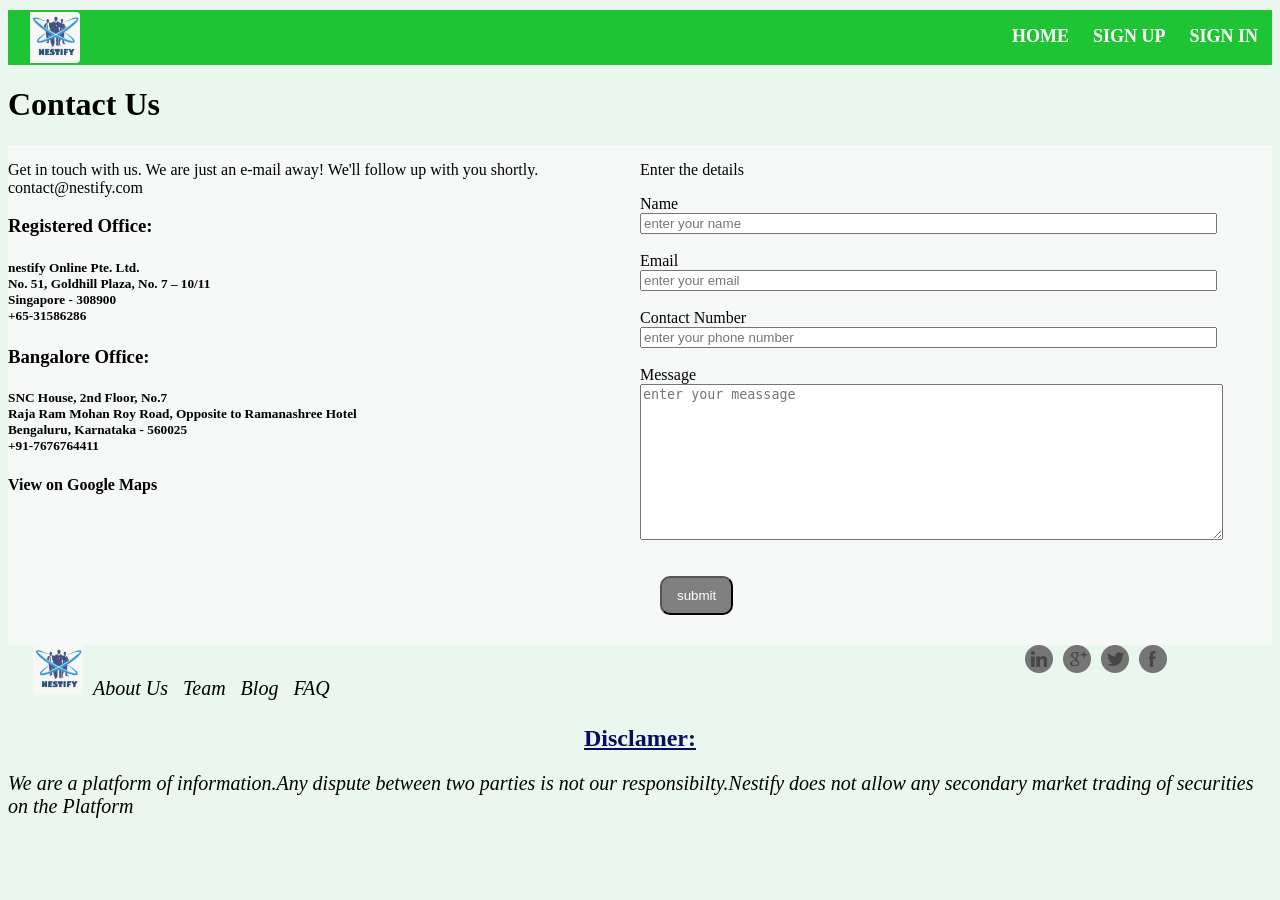
<file: contact.html>
<html>
<head>
  <style>
  .header{
  	position: relative;
  	margin-top: 10px;
  	background-color: #1fc435;
   padding: 2px;
   overflow: hidden;
    color: white;
   font-size: 25px;
   font-weight: bold;
  }
  .header a {
    float: left;
    color: white;
    text-align: center;
    padding: 12px;
    text-decoration: none;
    font-size: 18px;
    line-height: 25px;
  }

  /* Change the background color on mouse-over */
  .header a:hover {
    background-color: #ddd;
    color: black;
  }


  /* Style the active/current link*/
  .header a.active {
    background-color: dodgerblue;
    color: white;
  }

  /* Float the link section to the right */
  .header-right {
    float: right;
  }

  .header img {
     /* Gray border */
      border-radius: 4px;  /* Rounded border */
   padding-left:20px;/* Some padding */
      width: 50px; /* Set a small width */
  }

  /* Add a hover effect (blue shadow) */
  .header img:hover {
      box-shadow: 0 0 2px 1px rgba(0, 140, 186, 0.5);
  }

  .column1{
    width:50%;
    height:500px;
    float:left;
    background-color: #f7f9f9 ;
  }

  .column2{
    width:50%;
    float:left;
    background-color: #f7f9f9 ;
    height:500px;
    border: 2px;
    border-color: black;
    border-width: thick;
  }

  button{
    background-color: grey; /* Green */
    color: white;
    height:35px;
    height: auto;
    padding: 10px 15px;
    text-align: center;
    display: inline-block;
    border-radius: 10px;
    transition-duration: 0.4s;
    margin-left: 20px;
  }
  footer a{
 	text-align: center;
 	text-decoration: none;
 	padding: 5px;
 	color: #000004;
 }
 footer h2
 {
 	color: #070e5f;
 	text-decoration: underline;
 	text-align:center;
 }
 footer p
 {
 	font-size:20px;
 	font-style: oblique;
 }
 .header1 img {
    /* Gray border */
     border-radius: 4px;  /* Rounded border */
  padding-left:20px;/* Some padding */
     width: 50px; /* Set a small width */
 }

 /* Add a hover effect (blue shadow) */
 .header1 img:hover {
     box-shadow: 0 0 2px 1px rgba(0, 140, 186, 0.5);
 }
  </style>
  <title>Nestify</title>
  <link rel="icon" href="logo.png">
</head>
<body bgcolor= #e9f7ef >
<div class="header">
 <i style="font-size:24px" ><img src="logo.png"></i>
  <div class="header-right">
    <a href="main.html">HOME</a>
    <a href="form.html">SIGN UP</a>
    <a href="login.html">SIGN IN</a>
  </div>
</div>
<div class="contact">
  <h1>Contact Us</h1>
  <div class="column1">
  <p>Get in touch with us. We are just an e-mail away!
  We'll follow up with you shortly.<br>
  contact@nestify.com</p>
    <h3>Registered Office:</h3>
        <h5>nestify Online Pte. Ltd.<br>
        No. 51, Goldhill Plaza, No. 7 – 10/11<br>
        Singapore - 308900<br>
        +65-31586286</h5>
   <h3>  Bangalore Office:</h3>
      <h5>SNC House, 2nd Floor, No.7<br>
      Raja Ram Mohan Roy Road, Opposite to Ramanashree Hotel<br>
      Bengaluru, Karnataka - 560025<br>
      +91-7676764411</h5>
    <h4>View on Google Maps</h4>
  </div>
  <div class="column2">
      <p>Enter the details</p>
      <table>
      <tr>
      <tr><label>Name</label></tr><br>
      <tr><input type="text" placeholder="enter your name" size="70%"></tr>
      </tr>
      <tr><br><br>
      <tr><label>Email</label></tr><br>
      <tr><input type="text" placeholder="enter your email" size="70%"required></tr>
      </tr>
      <tr><br><br>
      <tr><label>Contact Number</label></tr><br>
      <tr><input type="text" placeholder="enter your phone number" size="70%"></tr>
     </tr>
     <tr><br><br>
       <tr><label>Message</label></tr><br>
       <tr><textarea rows="10" cols="70" placeholder="enter your meassage"></textarea></tr>
     </tr>
     <br><br><br>
     <button type="submit">submit</button>
    </table>
  </div>
</div>
<br><br><br>
<footer style="background-color:lightgrey; height: 200px;">
    <div style="text-align:left; margin-top: 20px;">
            <p style="margin-top: 50px;padding: 5px;">
              <i style="font-size:24px" class="header1"><img src="logo.png"></i>
              <a href="https://www.flipkart.com">About Us</a>
              <a href="https://www.amazon.in" >Team</a>
              <a href="https://youtube.com" >Blog</a>
              <a href="https://w3schools.com" >FAQ</a>

              <img src="Spics/fa.png" style="float: right;margin-right: 100px;">
              <img src="Spics/tw.png" style="float: right; margin-right: 10px;">
              <img src="Spics/go.png" style="float: right;margin-right: 10px;">
              <img src="Spics/in.png" style="margin-right: 10px; float: right;">
            </p>
       </div>
    <h2>Disclamer:</h2>
    <p>We are a platform of information.Any dispute between two parties is not our responsibilty.Nestify does not allow any
    secondary market trading of securities on the Platform </p>
</footer>
</body>
</html>
</file>
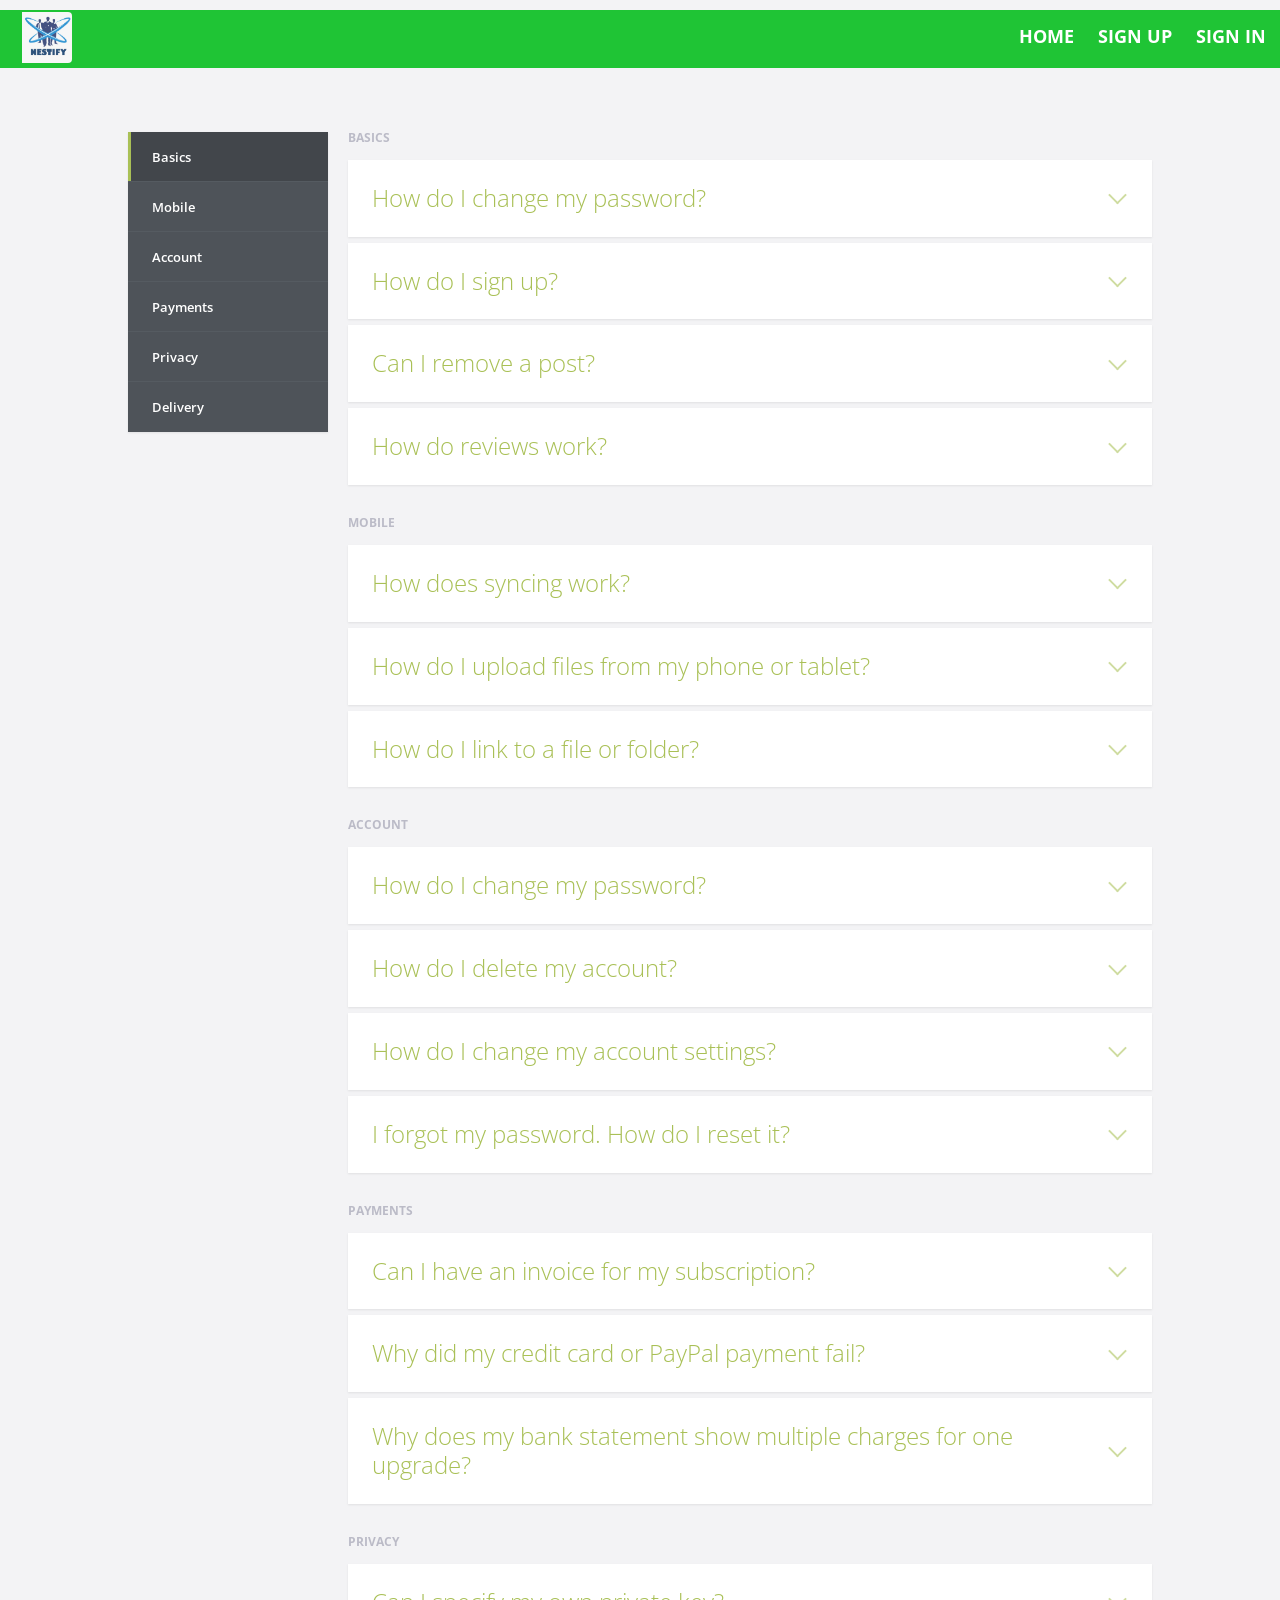
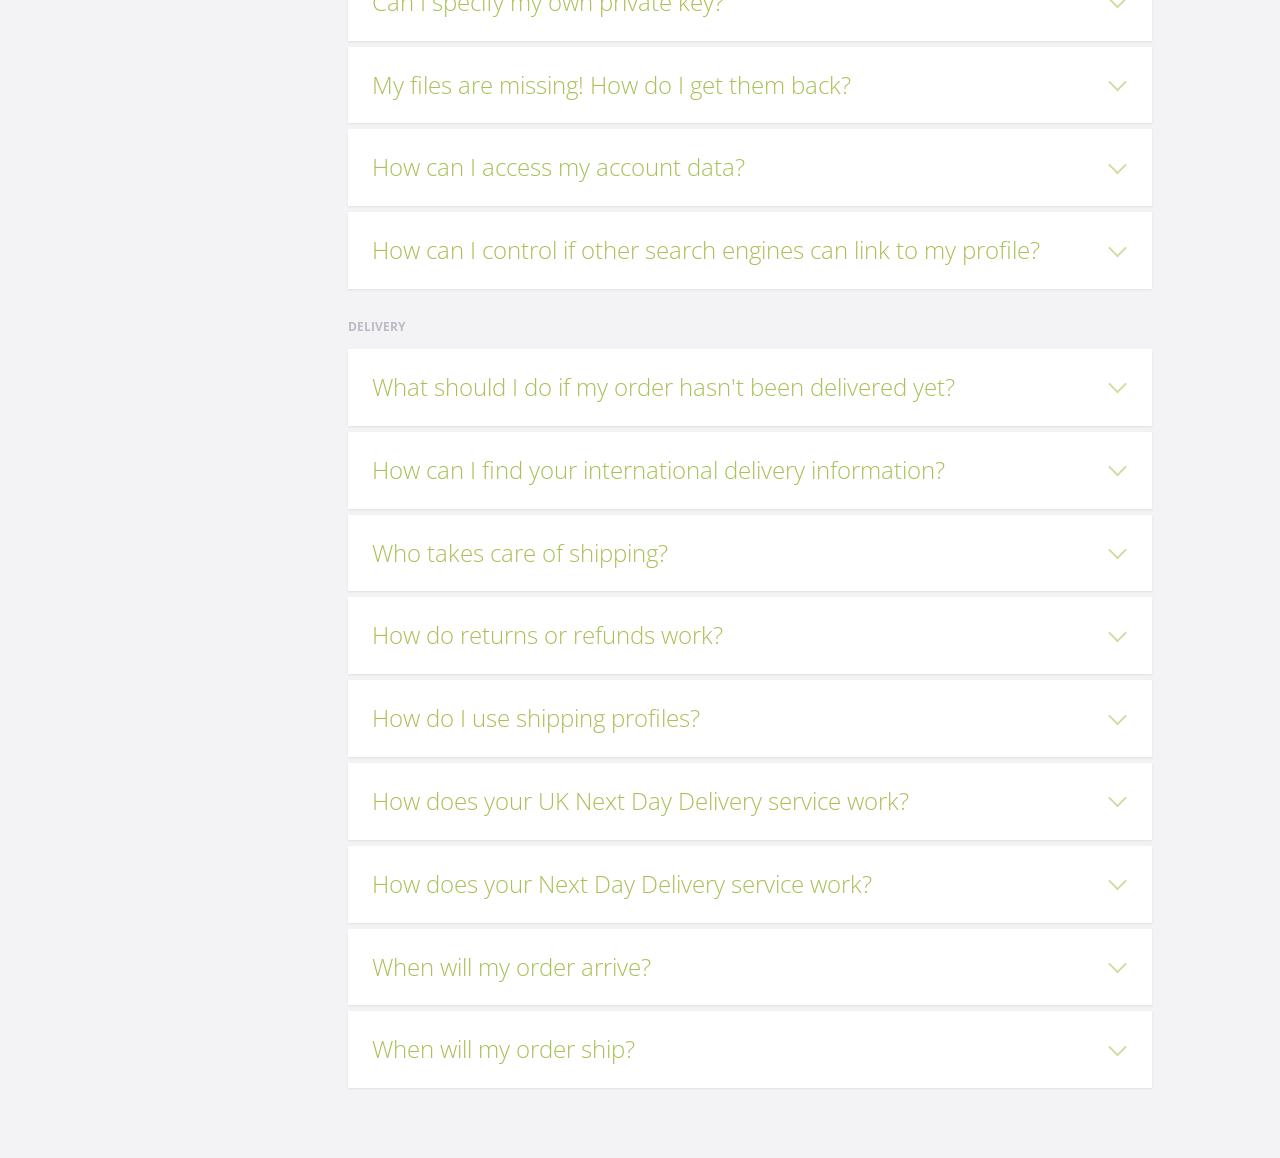
<file: FAQ.html>
<!doctype html>
<html lang="en" class="no-js">
<head>
	<meta charset="UTF-8">
	<meta name="viewport" content="width=device-width, initial-scale=1">

	<link href='http://fonts.googleapis.com/css?family=Open+Sans:400,300,600,700' rel='stylesheet' type='text/css'>

	<link rel="stylesheet" href="css/reset.css"> <!-- CSS reset -->
	<link rel="stylesheet" href="css/style.css"> <!-- Resource style -->
	<script src="js/modernizr.js"></script> <!-- Modernizr -->
	<title>FAQ Template | CodyHouse</title>
</head>
<body>
<div class="header">
 <i style="font-size:24px" ><img src="logo.png"></i>
	<!--<img src="2.jpg" width="100%" height="600px"  >-->
	<!--<div class="bottomleft">-->
	<div class="header-right">
		<a href="main.html">HOME</a>
		<a href="form.html">SIGN UP</a>
		<a href="login.html">SIGN IN</a>
	</div>
</div>
<section class="cd-faq">
	<ul class="cd-faq-categories">
		<li><a class="selected" href="#basics">Basics</a></li>
		<li><a href="#mobile">Mobile</a></li>
		<li><a href="#account">Account</a></li>
		<li><a href="#payments">Payments</a></li>
		<li><a href="#privacy">Privacy</a></li>
		<li><a href="#delivery">Delivery</a></li>
	</ul> <!-- cd-faq-categories -->

	<div class="cd-faq-items">
		<ul id="basics" class="cd-faq-group">
			<li class="cd-faq-title"><h2>Basics</h2></li>
			<li>
				<a class="cd-faq-trigger" href="#0">How do I change my password?</a>
				<div class="cd-faq-content">
					<p>Lorem ipsum dolor sit amet, consectetur adipisicing elit. Quae quidem blanditiis delectus corporis, possimus officia sint sequi ex tenetur id impedit est pariatur iure animi non a ratione reiciendis nihil sed consequatur atque repellendus fugit perspiciatis rerum et. Dolorum consequuntur fugit deleniti, soluta fuga nobis. Ducimus blanditiis velit sit iste delectus obcaecati debitis omnis, assumenda accusamus cumque perferendis eos aut quidem! Aut, totam rerum, cupiditate quae aperiam voluptas rem inventore quas, ex maxime culpa nam soluta labore at amet nihil laborum? Explicabo numquam, sit fugit, voluptatem autem atque quis quam voluptate fugiat earum rem hic, reprehenderit quaerat tempore at. Aperiam.</p>
				</div> <!-- cd-faq-content -->
			</li>

			<li>
				<a class="cd-faq-trigger" href="#0">How do I sign up?</a>
				<div class="cd-faq-content">
					<p>Lorem ipsum dolor sit amet, consectetur adipisicing elit. Quasi cupiditate et laudantium esse adipisci consequatur modi possimus accusantium vero atque excepturi nobis in doloremque repudiandae soluta non minus dolore voluptatem enim reiciendis officia voluptates, fuga ullam? Voluptas reiciendis cumque molestiae unde numquam similique quas doloremque non, perferendis doloribus necessitatibus itaque dolorem quam officia atque perspiciatis dolore laudantium dolor voluptatem eligendi? Aliquam nulla unde voluptatum molestiae, eos fugit ullam, consequuntur, saepe voluptas quaerat deleniti. Repellendus magni sint temporibus, accusantium rem commodi?</p>
				</div> <!-- cd-faq-content -->
			</li>

			<li>
				<a class="cd-faq-trigger" href="#0">Can I remove a post?</a>
				<div class="cd-faq-content">
					<p>Lorem ipsum dolor sit amet, consectetur adipisicing elit. Blanditiis provident officiis, reprehenderit numquam. Praesentium veritatis eos tenetur magni debitis inventore fugit, magnam, reiciendis, saepe obcaecati ex vero quaerat distinctio velit.</p>
				</div> <!-- cd-faq-content -->
			</li>

			<li>
				<a class="cd-faq-trigger" href="#0">How do reviews work?</a>
				<div class="cd-faq-content">
					<p>Lorem ipsum dolor sit amet, consectetur adipisicing elit. Blanditiis provident officiis, reprehenderit numquam. Praesentium veritatis eos tenetur magni debitis inventore fugit, magnam, reiciendis, saepe obcaecati ex vero quaerat distinctio velit.</p>
				</div> <!-- cd-faq-content -->
			</li>
		</ul> <!-- cd-faq-group -->

		<ul id="mobile" class="cd-faq-group">
			<li class="cd-faq-title"><h2>Mobile</h2></li>
			<li>
				<a class="cd-faq-trigger" href="#0">How does syncing work?</a>
				<div class="cd-faq-content">
					<p>Lorem ipsum dolor sit amet, consectetur adipisicing elit. Impedit quidem delectus rerum eligendi mollitia, repudiandae quae beatae. Et repellat quam atque corrupti iusto architecto impedit explicabo repudiandae qui similique aut iure ipsum quis inventore nulla error aliquid alias quia dolorem dolore, odio excepturi veniam odit veritatis. Quo iure magnam, et cum. Laudantium, eaque non? Tempore nihil corporis cumque dolor ipsum accusamus sapiente aliquid quis ea assumenda deserunt praesentium voluptatibus, accusantium a mollitia necessitatibus nostrum voluptatem numquam modi ab, sint rem.</p>
				</div> <!-- cd-faq-content -->
			</li>

			<li>
				<a class="cd-faq-trigger" href="#0">How do I upload files from my phone or tablet?</a>
				<div class="cd-faq-content">
					<p>Lorem ipsum dolor sit amet, consectetur adipisicing elit. Nisi tempore, placeat quisquam rerum! Eligendi fugit dolorum tenetur modi fuga nisi rerum, autem officiis quaerat quos. Magni quia, quo quibusdam odio. Error magni aperiam amet architecto adipisci aspernatur! Officia, quaerat magni architecto nostrum magnam fuga nihil, ipsum laboriosam similique voluptatibus facilis nobis? Eius non asperiores, nesciunt suscipit veniam blanditiis veritatis provident possimus iusto voluptas, eveniet architecto quidem quos molestias, aperiam eum reprehenderit dolores ad deserunt eos amet. Vero molestiae commodi unde dolor dicta maxime alias, velit, nesciunt cum dolorem, ipsam soluta sint suscipit maiores mollitia assumenda ducimus aperiam neque enim! Quas culpa dolorum ipsam? Ipsum voluptatibus numquam natus? Eligendi explicabo eos, perferendis voluptatibus hic sed ipsam rerum maiores officia! Beatae, molestias!</p>
				</div> <!-- cd-faq-content -->
			</li>

			<li>
				<a class="cd-faq-trigger" href="#0">How do I link to a file or folder?</a>
				<div class="cd-faq-content">
					<p>Lorem ipsum dolor sit amet, consectetur adipisicing elit. Blanditiis provident officiis, reprehenderit numquam. Praesentium veritatis eos tenetur magni debitis inventore fugit, magnam, reiciendis, saepe obcaecati ex vero quaerat distinctio velit.</p>
				</div> <!-- cd-faq-content -->
			</li>
		</ul> <!-- cd-faq-group -->

		<ul id="account" class="cd-faq-group">
			<li class="cd-faq-title"><h2>Account</h2></li>
			<li>
				<a class="cd-faq-trigger" href="#0">How do I change my password?</a>
				<div class="cd-faq-content">
					<p>Lorem ipsum dolor sit amet, consectetur adipisicing elit. Perferendis earum autem consectetur labore eius tenetur esse, in temporibus sequi cum voluptatem vitae repellat nostrum odio perspiciatis dolores recusandae necessitatibus, unde, deserunt voluptas possimus veniam magni soluta deleniti! Architecto, quidem, totam. Fugit minus odit unde ea cupiditate ab aperiam sed dolore facere nihil laboriosam dolorum repellat deleniti aliquam fugiat laudantium delectus sint iure odio, necessitatibus rem quisquam! Ipsum praesentium quam nisi sint, impedit sapiente facilis laudantium mollitia quae fugiat similique. Dolor maiores aliquid incidunt commodi doloremque rem! Quaerat, debitis voluptatem vero qui enim, sunt reiciendis tempore inventore maxime quasi fugiat accusamus beatae modi voluptates iste officia esse soluta tempora labore quisquam fuga, cum. Sint nemo iste nulla accusamus quam qui quos, vero, minus id. Eius mollitia consequatur fugit nam consequuntur nesciunt illo id quis reprehenderit obcaecati voluptates corrupti, minus! Possimus, perspiciatis!</p>
				</div> <!-- cd-faq-content -->
			</li>

			<li>
				<a class="cd-faq-trigger" href="#0">How do I delete my account?</a>
				<div class="cd-faq-content">
					<p>Lorem ipsum dolor sit amet, consectetur adipisicing elit. Illo tempore soluta, minus magnam non blanditiis dolore, in nam voluptas nobis minima deserunt deleniti id animi amet, suscipit consequuntur corporis nihil laborum facere temporibus. Qui inventore, doloribus facilis, provident soluta voluptas excepturi perspiciatis fugiat odit vero! Optio assumenda animi at! Assumenda doloremque nemo est sequi eaque, ipsum id, labore rem nisi, amet similique vel autem dolore totam facilis deserunt. Mollitia non ut libero unde accusamus praesentium sint maiores, illo, nemo aliquid?</p>
				</div> <!-- cd-faq-content -->
			</li>

			<li>
				<a class="cd-faq-trigger" href="#0">How do I change my account settings?</a>
				<div class="cd-faq-content">
					<p>Lorem ipsum dolor sit amet, consectetur adipisicing elit. Blanditiis provident officiis, reprehenderit numquam. Praesentium veritatis eos tenetur magni debitis inventore fugit, magnam, reiciendis, saepe obcaecati ex vero quaerat distinctio velit.</p>
				</div> <!-- cd-faq-content -->
			</li>

			<li>
				<a class="cd-faq-trigger" href="#0">I forgot my password. How do I reset it?</a>
				<div class="cd-faq-content">
					<p>Lorem ipsum dolor sit amet, consectetur adipisicing elit. Ipsum at aspernatur iure facere ab a corporis mollitia molestiae quod omnis minima, est labore quidem nobis accusantium ad totam sunt doloremque laudantium impedit similique iste quasi cum! Libero fugit at praesentium vero. Maiores non consequuntur rerum, nemo a qui repellat quibusdam architecto voluptatem? Sequi, possimus, cupiditate autem soluta ipsa rerum officiis cum libero delectus explicabo facilis, odit ullam aperiam reprehenderit! Vero ad non harum veritatis tempore beatae possimus, ex odio quo.</p>
				</div> <!-- cd-faq-content -->
			</li>
		</ul> <!-- cd-faq-group -->

		<ul id="payments" class="cd-faq-group">
			<li class="cd-faq-title"><h2>Payments</h2></li>
			<li>
				<a class="cd-faq-trigger" href="#0">Can I have an invoice for my subscription?</a>
				<div class="cd-faq-content">
					<p>Lorem ipsum dolor sit amet, consectetur adipisicing elit. Impedit quidem delectus rerum eligendi mollitia, repudiandae quae beatae. Et repellat quam atque corrupti iusto architecto impedit explicabo repudiandae qui similique aut iure ipsum quis inventore nulla error aliquid alias quia dolorem dolore, odio excepturi veniam odit veritatis. Quo iure magnam, et cum. Laudantium, eaque non? Tempore nihil corporis cumque dolor ipsum accusamus sapiente aliquid quis ea assumenda deserunt praesentium voluptatibus, accusantium a mollitia necessitatibus nostrum voluptatem numquam modi ab, sint rem.</p>
				</div> <!-- cd-faq-content -->
			</li>

			<li>
				<a class="cd-faq-trigger" href="#0">Why did my credit card or PayPal payment fail?</a>
				<div class="cd-faq-content">
					<p>Lorem ipsum dolor sit amet, consectetur adipisicing elit. Tenetur accusantium dolorem vel, ad, nostrum natus eos, nemo placeat quos nisi architecto rem dolorum amet consectetur molestiae reprehenderit cum harum commodi beatae necessitatibus. Mollitia a nostrum enim earum minima doloribus illum autem, provident vero et, aspernatur quae sunt illo dolorem. Corporis blanditiis, unde, neque, adipisci debitis quas ullam accusantium repudiandae eum nostrum quis! Velit esse harum qui, modi ratione debitis alias laboriosam minus eaque, quod, itaque labore illo totam aut quia fuga nemo. Perferendis ipsa laborum atque assumenda tempore aspernatur a eos harum non id commodi excepturi quaerat ullam, explicabo, incidunt ipsam, accusantium quo magni ut! Ratione, magnam. Delectus nesciunt impedit praesentium sed, aliquam architecto dolores quae, distinctio consectetur obcaecati esse, consequuntur vel sit quis blanditiis possimus dolorum. Eaque architecto doloremque aliquid quae cumque, vitae perferendis enim, iure fugiat, soluta aut!</p>
				</div> <!-- cd-faq-content -->
			</li>

			<li>
				<a class="cd-faq-trigger" href="#0">Why does my bank statement show multiple charges for one upgrade?</a>
				<div class="cd-faq-content">
					<p>Lorem ipsum dolor sit amet, consectetur adipisicing elit. Blanditiis provident officiis, reprehenderit numquam. Praesentium veritatis eos tenetur magni debitis inventore fugit, magnam, reiciendis, saepe obcaecati ex vero quaerat distinctio velit.</p>
				</div> <!-- cd-faq-content -->
			</li>
		</ul> <!-- cd-faq-group -->

		<ul id="privacy" class="cd-faq-group">
			<li class="cd-faq-title"><h2>Privacy</h2></li>
			<li>
				<a class="cd-faq-trigger" href="#0">Can I specify my own private key?</a>
				<div class="cd-faq-content">
					<p>Lorem ipsum dolor sit amet, consectetur adipisicing elit. Impedit quidem delectus rerum eligendi mollitia, repudiandae quae beatae. Et repellat quam atque corrupti iusto architecto impedit explicabo repudiandae qui similique aut iure ipsum quis inventore nulla error aliquid alias quia dolorem dolore, odio excepturi veniam odit veritatis. Quo iure magnam, et cum. Laudantium, eaque non? Tempore nihil corporis cumque dolor ipsum accusamus sapiente aliquid quis ea assumenda deserunt praesentium voluptatibus, accusantium a mollitia necessitatibus nostrum voluptatem numquam modi ab, sint rem.</p>
				</div> <!-- cd-faq-content -->
			</li>

			<li>
				<a class="cd-faq-trigger" href="#0">My files are missing! How do I get them back?</a>
				<div class="cd-faq-content">
					<p>Lorem ipsum dolor sit amet, consectetur adipisicing elit. Blanditiis provident officiis, reprehenderit numquam. Praesentium veritatis eos tenetur magni debitis inventore fugit, magnam, reiciendis, saepe obcaecati ex vero quaerat distinctio velit.</p>
				</div> <!-- cd-faq-content -->
			</li>

			<li>
				<a class="cd-faq-trigger" href="#0">How can I access my account data?</a>
				<div class="cd-faq-content">
					<p>Lorem ipsum dolor sit amet, consectetur adipisicing elit. Possimus magni vero deserunt enim et quia in aliquam, rem tempore voluptas illo nisi veritatis quas quod placeat ipsa! Error qui harum accusamus incidunt at libero ipsum, suscipit dolorum esse explicabo in eius voluptates quidem voluptatem inventore amet eaque deserunt veniam dignissimos excepturi? Dolore, quo amet nostrum autem nemo. Sit nam assumenda, corporis ea sunt distinctio nostrum doloribus alias, beatae nesciunt dolore saepe consequuntur minima eveniet porro dolor officiis maiores ab obcaecati officia enim aliquam. Itaque fuga molestiae hic accusantium atque corporis quia id sequi enim vero? Hic aperiam sint facilis aliquam quia, accusamus tenetur earum totam enim est, error. Iusto, reiciendis necessitatibus molestias. Voluptatibus eos explicabo repellat nesciunt nam vero minima.</p>
				</div> <!-- cd-faq-content -->
			</li>

			<li>
				<a class="cd-faq-trigger" href="#0">How can I control if other search engines can link to my profile?</a>
				<div class="cd-faq-content">
					<p>Lorem ipsum dolor sit amet, consectetur adipisicing elit. Blanditiis provident officiis, reprehenderit numquam. Praesentium veritatis eos tenetur magni debitis inventore fugit, magnam, reiciendis, saepe obcaecati ex vero quaerat distinctio velit.</p>
				</div> <!-- cd-faq-content -->
			</li>
		</ul> <!-- cd-faq-group -->

		<ul id="delivery" class="cd-faq-group">
			<li class="cd-faq-title"><h2>Delivery</h2></li>
			<li>
				<a class="cd-faq-trigger" href="#0">What should I do if my order hasn't been delivered yet?</a>
				<div class="cd-faq-content">
					<p>Lorem ipsum dolor sit amet, consectetur adipisicing elit. Impedit quidem delectus rerum eligendi mollitia, repudiandae quae beatae. Et repellat quam atque corrupti iusto architecto impedit explicabo repudiandae qui similique aut iure ipsum quis inventore nulla error aliquid alias quia dolorem dolore, odio excepturi veniam odit veritatis. Quo iure magnam, et cum. Laudantium, eaque non? Tempore nihil corporis cumque dolor ipsum accusamus sapiente aliquid quis ea assumenda deserunt praesentium voluptatibus, accusantium a mollitia necessitatibus nostrum voluptatem numquam modi ab, sint rem.</p>
				</div> <!-- cd-faq-content -->
			</li>

			<li>
				<a class="cd-faq-trigger" href="#0">How can I find your international delivery information?</a>
				<div class="cd-faq-content">
					<p>Lorem ipsum dolor sit amet, consectetur adipisicing elit. Blanditiis provident officiis, reprehenderit numquam. Praesentium veritatis eos tenetur magni debitis inventore fugit, magnam, reiciendis, saepe obcaecati ex vero quaerat distinctio velit.</p>
				</div> <!-- cd-faq-content -->
			</li>

			<li>
				<a class="cd-faq-trigger" href="#0">Who takes care of shipping?</a>
				<div class="cd-faq-content">
					<p>Lorem ipsum dolor sit amet, consectetur adipisicing elit. Blanditiis provident officiis, reprehenderit numquam. Praesentium veritatis eos tenetur magni debitis inventore fugit, magnam, reiciendis, saepe obcaecati ex vero quaerat distinctio velit.</p>
				</div> <!-- cd-faq-content -->
			</li>

			<li>
				<a class="cd-faq-trigger" href="#0">How do returns or refunds work?</a>
				<div class="cd-faq-content">
					<p>Lorem ipsum dolor sit amet, consectetur adipisicing elit. Impedit quidem delectus rerum eligendi mollitia, repudiandae quae beatae. Et repellat quam atque corrupti iusto architecto impedit explicabo repudiandae qui similique aut iure ipsum quis inventore nulla error aliquid alias quia dolorem dolore, odio excepturi veniam odit veritatis. Quo iure magnam, et cum. Laudantium, eaque non? Tempore nihil corporis cumque dolor ipsum accusamus sapiente aliquid quis ea assumenda deserunt praesentium voluptatibus, accusantium a mollitia necessitatibus nostrum voluptatem numquam modi ab, sint rem.</p>
				</div> <!-- cd-faq-content -->
			</li>

			<li>
				<a class="cd-faq-trigger" href="#0">How do I use shipping profiles?</a>
				<div class="cd-faq-content">
					<p>Lorem ipsum dolor sit amet, consectetur adipisicing elit. Blanditiis provident officiis, reprehenderit numquam. Praesentium veritatis eos tenetur magni debitis inventore fugit, magnam, reiciendis, saepe obcaecati ex vero quaerat distinctio velit.</p>
				</div> <!-- cd-faq-content -->
			</li>

			<li>
				<a class="cd-faq-trigger" href="#0">How does your UK Next Day Delivery service work?</a>
				<div class="cd-faq-content">
					<p>Lorem ipsum dolor sit amet, consectetur adipisicing elit. Blanditiis provident officiis, reprehenderit numquam. Praesentium veritatis eos tenetur magni debitis inventore fugit, magnam, reiciendis, saepe obcaecati ex vero quaerat distinctio velit.</p>
				</div> <!-- cd-faq-content -->
			</li>

			<li>
				<a class="cd-faq-trigger" href="#0">How does your Next Day Delivery service work?</a>
				<div class="cd-faq-content">
					<p>Lorem ipsum dolor sit amet, consectetur adipisicing elit. Blanditiis provident officiis, reprehenderit numquam. Praesentium veritatis eos tenetur magni debitis inventore fugit, magnam, reiciendis, saepe obcaecati ex vero quaerat distinctio velit.</p>
				</div> <!-- cd-faq-content -->
			</li>

			<li>
				<a class="cd-faq-trigger" href="#0">When will my order arrive?</a>
				<div class="cd-faq-content">
					<p>Lorem ipsum dolor sit amet, consectetur adipisicing elit. Blanditiis provident officiis, reprehenderit numquam. Praesentium veritatis eos tenetur magni debitis inventore fugit, magnam, reiciendis, saepe obcaecati ex vero quaerat distinctio velit.</p>
				</div> <!-- cd-faq-content -->
			</li>

			<li>
				<a class="cd-faq-trigger" href="#0">When will my order ship?</a>
				<div class="cd-faq-content">
					<p>Lorem ipsum dolor sit amet, consectetur adipisicing elit. Blanditiis provident officiis, reprehenderit numquam. Praesentium veritatis eos tenetur magni debitis inventore fugit, magnam, reiciendis, saepe obcaecati ex vero quaerat distinctio velit.</p>
				</div> <!-- cd-faq-content -->
			</li>
		</ul> <!-- cd-faq-group -->
	</div> <!-- cd-faq-items -->
	<a href="#0" class="cd-close-panel">Close</a>
</section> <!-- cd-faq -->
<script src="js/jquery-2.1.1.js"></script>
<script src="js/jquery.mobile.custom.min.js"></script>
<script src="js/main.js"></script> <!-- Resource jQuery -->
</body>
</html>
</file>
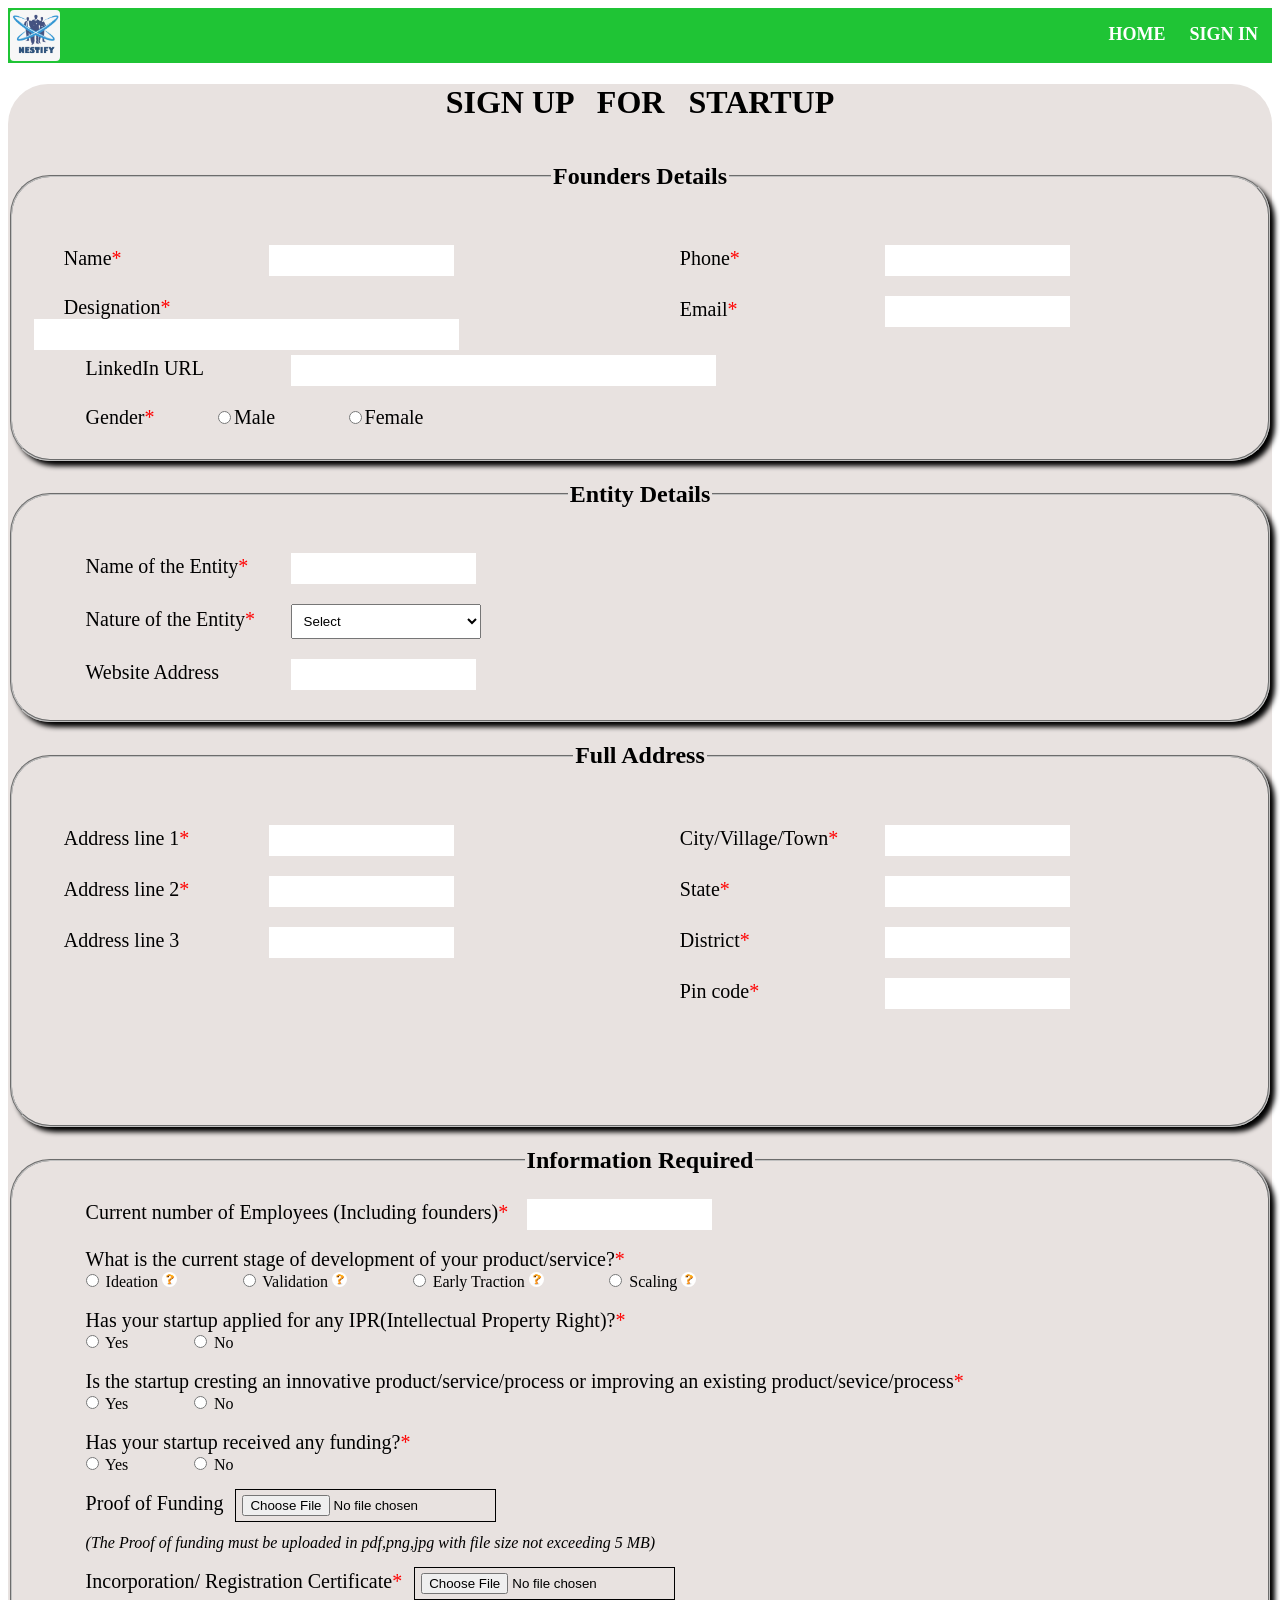
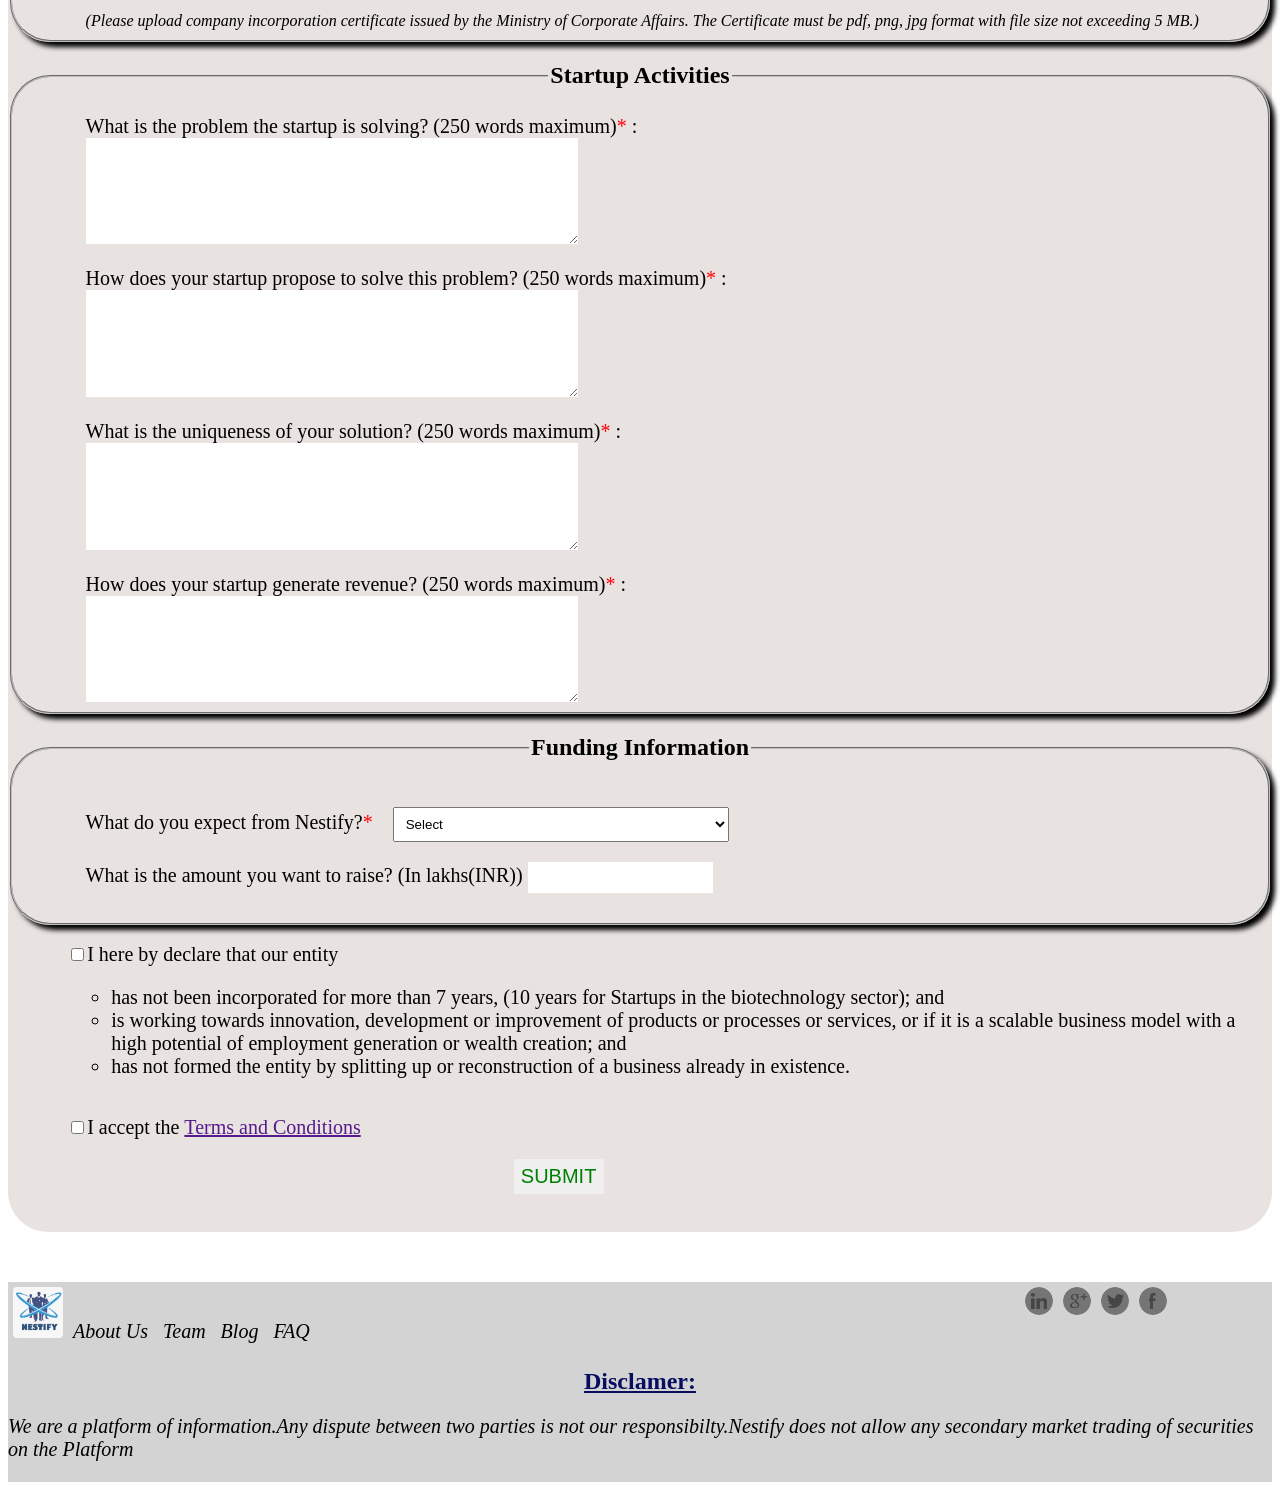
<file: form.html>
<html>
	<head>
		<style>
		.f{
		font-family:aerial;
		/*width:50%;*/
		/*margin-left:25%;*/
		color: black;
		background :#E8E2E0;
		border-radius: 40px;
		}
		#a{
		margin-left:5%;
		}
		label {
			display: inline-block;
			margin-left:5%;
			font-size:20px;
		}
		p{
			font-size:20px;
		}
		fieldset{
			border-radius: 40px;
			box-shadow: 5px 5px 5px ;
		}
		input[type="text"],textarea,input[type="file"] {
		}
		input[type="radio"] {
			margin-left:5%;
		}
		input[type="text"],input[type="phone_number"],input[type="email"],input[type="number"],select,textarea {
			padding: 0.5rem 0.5rem;
			/*box-shadow: 5px 5px 5px ;*/
		}
		.box{
  			/*box-shadow: 5px 5px 5px green;*/
  		}
		input, textarea {
			border: 0;
  			}
		.t {
    		position: relative;
    		display: inline-block;
    		border-bottom: 1px gray;
		}

		.t .ttext {
   			visibility: hidden;
    		width: 500px;
    		background-color: gray;
    		color: #fff;
    		text-align: center;
    		border-radius: 10px;
    		padding: 10px 0;
    		position: absolute;
    		z-index: 1;
    		bottom: 150%;
   			left: 50%;
    		margin-left: -200px;
		}
		.t .ttext::after {
    		content: "";
    		position: absolute;
    		top: 100%;
    		left: 40%;
    		margin-left: -6px;
    		border-width:8px;
    		border-style: solid;
    		border-color: gray transparent transparent transparent;
		}
		.t:hover .ttext {
    		visibility: visible;
		}
		.q {
    		position: relative;
    		display: inline-block;
    		border-bottom: 1px gray;
		}

		.q .qtext {
   			visibility: hidden;
    		width: 300px;
    		background-color: gray;
    		color: #fff;
    		text-align: center;
    		border-radius: 10px;
    		padding: 10px 5px;
    		position: absolute;
    		z-index: 1;
    		bottom: 150%;
   			left: 50%;
    		margin-left: -125px;
		}
		.q .qtext::after {
    		content: "";
    		position: absolute;
    		top: 100%;
    		left: 40%;
    		margin-left: -6px;
    		border-width:8px;
    		border-style: solid;
    		border-color: gray transparent transparent transparent;
		}
		.q:hover .qtext {
    		visibility: visible;
		}
		.box {
  			width:50px;
  			padding-top:6px;
  			border-style:solid;
  			border-color:black;
  			border-width:1px;
  			padding-left:6px;
  			padding-right: 0px;
  			padding-bottom:8px;
		}
		textarea {
			width :40%;
			min-height: 8em;
		}
		img {
			border-radius:50%;
		}
		#button{
			color:green;
			margin-left:40%;
			font-size:20px;
			height:35px;
			width:90px;

		}
		.row {
		    display: -webkit-flex;
		    display: flex;
		}

		/* Create three equal columns that sits next to each other */
		.column {
			flex: 50%;
	 padding: 10px;
	 height: 100px; /* Should be removed. Only for demonstration */
}
		.columnA {
			flex: 50%;
	padding: 10px;
	height: 300px; /* Should be removed. Only for demonstration */
}
.header {
	overflow: hidden;
	background-color: #1fc435;
	padding:  2px;
}

/* Style the header links */
.header a {
	float: left;
	color: white;
	text-align: center;
	padding: 12px;
	text-decoration: none;
	font-size: 18px;
	line-height: 25px;
	font-weight: bold;
}


/* Style the logo link (notice that we set the same value of line-height and font-size to prevent the header to increase when the font gets bigger */
.header a.logo {
	font-size: 25px;
	font-weight: bold;
}

/* Change the background color on mouse-over */
.header a:hover {
	background-color: #ddd;
	color: black;
}


/* Style the active/current link*/
.header a.active {
	background-color: dodgerblue;
	color: white;
}

/* Float the link section to the right */
.header-right {
	float: right;
}

footer a{
text-align: center;
text-decoration: none;
padding: 5px;
color: #000004;
}
footer h2
{
color: #070e5f;
text-decoration: underline;
text-align:center;
}
footer p
{
font-size:20px;
font-style: oblique;
}
.header1 img {
     /* Gray border */
    border-radius: 4px;  /* Rounded border */
 /* Some padding */
    width: 50px; /* Set a small width */
}

/* Add a hover effect (blue shadow) */
.header1 img:hover {
    box-shadow: 0 0 2px 1px rgba(0, 140, 186, 0.5);
}
.header img {
     /* Gray border */
    border-radius: 4px;  /* Rounded border */
 /* Some padding */
    width: 50px; /* Set a small width */
}

/* Add a hover effect (blue shadow) */
.header img:hover {
    box-shadow: 0 0 2px 1px rgba(0, 140, 186, 0.5);
}
		</style>
		<link rel="icon" href="logo.png">
		<title>Nestify</title>
	</head>
	<body>
		<div class="header">
        <i style="font-size:24px"><img src="logo.png"></i>
			 <div class="header-right">
			 <a href="main.html">HOME</a>
			 <a href="login.html">SIGN IN</a>
		 </div>
		</div>
		<link rel="stylesheet" href="https://cdnjs.cloudflare.com/ajax/libs/font-awesome/4.7.0/css/font-awesome.min.css">

		<form class="f">
		<h1 align="center">SIGN UP &nbsp FOR &nbsp STARTUP</h1>
		<!--<hr style="height:5px">-->
		<fieldset>
			<legend align="center"><h2>Founders Details</h2></legend>
			<div class="row"><!--row has two columns -->
				<div class="column">
		     <p>
		        <label style="width: 200px" for="customer_name">Name<span style="color:red">*</span> </label>
		        <input type="text" name="customer_name" id="customer_name" value="" required>
		     </p>
		      <p>
		     <label style="width: 200px" for="des">Designation<span style="color:red">*</span> </label>
		     <input type="text" name="designation" id="des" value="" required size="50px">
		     </p>
		</div><!--first column end here-->
		<div class="column">
			<p>
		   <label  style="width: 200px"for="phone">Phone<span style="color:red">*</span> </label>
		   <input type="phone_number" name="phone_number" required id="phone" value="" maxlength="10">
		  </p>
		  <p>
		  <label  style="width: 200px"for="email">Email<span style="color:red">*</span> </label>
		  <input type="email" name="email_address" required id="email" value="">
		  </p>
	</div><!-- 2nd column end here-->
</div><!-- row end here -->
		<p>
		<label style="width: 200px" for="LinkedIn">LinkedIn URL </label>
		<input type="text" name="url" id="LinkedIn" value="" size="50px">
		</p>
			<p id="a">Gender<span style="color:red">*</span>
			<input type="radio" name="gender" value="Male" required>Male&nbsp&nbsp
			<input type="radio" name="gender" value="Female">Female
			</p>
		</fieldset>
		<fieldset>
			<legend align="center"><h2>Entity Details</h2></legend>
			<p>
		<label style="width: 200px" for="entity_name">Name of the Entity<span style="color:red">*</span> </label>
		<input type="text" name="entity_name" id="entity_name" value="" required>
		</p>
		<p>
		<label style="width: 200px" for="entity_nature">Nature of the Entity<span style="color:red">*</span> </label>
			<select name="expectation_from_nestify" id="entity_nature" required>
				<option value="">Select</option>
				<option value="Private Limited Company">Private Limited Company</option>
				<option value="Limited Liability Company">Limited Liability Company</option>
				<option value="Registed Partnership">Registed Partnership</option>
			</select>
		</p>
		<p>
		<label style="width: 200px" for="website_address">Website Address </label>
		<input type="text" name="website_address" id="website_address" value="">
		</p>
			</fieldset>
			<fieldset>
				<legend align="center"><h2>Full Address</h2></legend>
				<div class="row">
					<div class="columnA" ><!--1st column-->
				<p>
				<label style="width: 200px" for="address_1">Address line 1<span style="color:red">*</span> </label>
				<input type="text"required id="address_1">
				</p>
				<p>
				<label style="width: 200px" for="address_2">Address line 2<span style="color:red">*</span></label>
				<input type="text"required id="address_2">
				</p>
				<p>
				<label style="width: 200px" for="address_3">Address line 3 </label>
				<input type="text" id="address_3">
				</p>
			</div>
			<div class="columnA" ><!--2nd column-->
				<p>
				<label style="width: 200px" for="City">City/Village/Town<span style="color:red">*</span> </label>
				<input type="text"required id="city">
				</p>
				<p>
				<label style="width: 200px" for="state">State<span style="color:red">*</span> </label>
				<input type="text"required id="State">
				</p>
				<p>
				<label style="width: 200px" for="district">District<span style="color:red">*</span> </label>
				<input type="text"required id="district">
				</p>
				<p>
				<label style="width: 200px" for="pin_code">Pin code<span style="color:red">*</span> </label>
				<input type="number"required id="pin_code">
				</p>
			</div>
		</div>
			</fieldset>
			<fieldset>
				<legend align="center"><h2>Information Required</h2></legend>
			<label for="number_of_employees">Current number of Employees (Including founders)<span style="color:red">*</span> &nbsp&nbsp</label>
			<input type="number" name="number_of_employees" id="number_of_employees" value="" required><br><br>
			<label for="stage">What is the current stage of development of your product/service?<span style="color:red">*</span> </label><br>
  				<input type="radio" name="stage" value="Ideation" id="stage" required> Ideation
  				<div class="q">
  					<img src="img.jpg" width="15px" height="15px">
  					<span class="qtext">You have an idea for a product or service >> You are on your way to build a prototype</span>
  				</div>
  				<input type="radio" name="stage" value="Validation" id="stage"> Validation
  				<div class="q">
  					<img src="img.jpg" width="15px" height="15px">
  					<span class="qtext">You have built a prototype >> You are on your way to acquire customers</span>
  				</div>
  				<input type="radio" name="stage" value="Early_traction" id="stage"> Early Traction
  				<div class="q">
  					<img src="img.jpg" width="15px" height="15px">
  					<span class="qtext">You have acquired your first set of customers and have started to generate revenue >> Your next step is to grow and generate sustainable profit.</span>
  				</div>
  				<input type="radio" name="stage" value="Scaling" id="stage"> Scaling
  				<div class="q">
  					<img src="img.jpg" width="15px" height="15px">
  					<span class="qtext">You are generating sustainable profits >> Your next milestone is to explore new markets.</span>
  				</div>
  				<br><br>
			<label for="startup applied for any IPR">Has your startup applied for any IPR(Intellectual Property Right)?<span style="color:red">*</span> </label><br>
  				<input type="radio" name="Startup applied for any IPR" value="Yes" id="startup applied for any IPR" required> Yes
  				<input type="radio" name="Startup applied for any IPR" value="No" id="startup applied for any IPR"> No<br><br>
			<label for="Innovative/existing">Is the startup cresting an innovative product/service/process or improving an existing product/sevice/process<span style="color:red">*</span> </label><br>
  				<input type="radio" name="Innovative/existing" value="Yes" id="Innovative/existing" required> Yes
  				<input type="radio" name="Innovative/existing" value="No" id="Innovative/existing"> No<br><br>
			<label for="any_funding">Has your startup received any funding?<span style="color:red">*</span> </label><br>
  				<input type="radio" name="any_funding" value="Yes" id="any_funding" required> Yes
  				<input type="radio" name="any_funding" value="No" id="any_funding"> No <br><br>
  				<label id="a">
					Proof of Funding </label>&nbsp&nbsp
					<span class="box">
					<input type="file" id="file" name="pic" accept="image/*">
					</span>
					<br><br>
					<div id="a">
					<i>(The Proof of funding must be uploaded in pdf,png,jpg with file size not exceeding 5 MB)</i>
					</div>
					<br>
				<label id="a">
					Incorporation/ Registration Certificate<span style="color:red">*</span> </label>&nbsp&nbsp
					<span class="box">
					<input type="file" id="file" name="pic" accept="image/*" required class="bind">
					</span>
					<br><br>
					<div id="a" >
					<i>(Please upload company incorporation certificate issued by the Ministry of Corporate Affairs. The Certificate must be pdf, png, jpg format with file size not exceeding 5 MB.)</i>
				</div>
			</fieldset>
			<fieldset>
				<legend align="center"><h2>Startup Activities</h2></legend>
				<label id="a">
				What is the problem the startup is solving? (250 words maximum)<span style="color:red">*</span> : </label><br>
				<textarea type="text"required id="a"></textarea><br>
				<label id="a"><br>
				How does your startup propose to solve this problem? (250 words maximum)<span style="color:red">*</span> : </label><br>
				<textarea type="text"required id="a"></textarea><br>
				<label id="a"><br>
				What is the uniqueness of your solution? (250 words maximum)<span style="color:red">*</span> : </label><br>
				<textarea type="text"required id="a"></textarea><br>
				<label id="a"><br>
				How does your startup generate revenue? (250 words maximum)<span style="color:red">*</span> : </label><br>
				<textarea type="text"required id="a"></textarea><br>
			</fieldset>
			<fieldset>
				<legend align="center"><h2>Funding Information</h2></legend>
				<p>
				<label for="expectation_from_nestify">What do you expect from Nestify?<span style="color:red">*</span> &nbsp&nbsp</label>
				<select name="expectation_from_nestify" id="expectation_from_nestify" required>
					<option value="">Select</option>
					<option value="I have a lead investor,I want to close the round">I have a lead investor,I want to close the round</option>
					<option value="I have some commitment,I want to close the round">I have some commitment,I want to close the round</option>
					<option value="I don't have any commitment for my startup">I don't have any commitment for my startup</option>
					<option value="I want to fundraise and don't know what to do">I want to fundraise and don't know what to do</option>
				</select>
				</p>
				<p>
				<label for="amount">What is the amount you want to raise? (In lakhs(INR)) </label>
				<input type="phone_number" name="money" id="amount" maxlength="3" value="">
				</p>
			</fieldset>
			<br>
			<input type="checkbox" name="" value="" required id="a"><label style="margin-left:0%">I here by declare that our entity</label>
			<ul type="circle" id="a" style="font-size:20px">
				<li>has not been incorporated for more than 7 years, (10 years for Startups in the biotechnology sector); and</li>
				<li>is working towards innovation, development or improvement of products or processes or services, or if it is a scalable business model with a high potential of employment generation or wealth creation; and</li>
				<li>has not formed the entity by splitting up or reconstruction of a business already in existence.</li>
			</ul>
			<br>
			<input type="checkbox" name="" required id="a"><label style="margin-left:0%">I accept the
				<div class="t"><a href="">
			Terms and Conditions
			<span class="ttext">
					<strong>NOTE:</strong>
					<ol>
					<li>An entity shall cease to be a Startup on completion of seven years from the date of its incorporation/ registration or if its turnover for any prevoius year exceeds Rupees 25 crores.However,in respect of Startups in the biotechnology sector,an entity shall cease to be a startup on completion of ten years from the date of its incorporation/registration or if its turnover for any previous year exceeds Rupees 25crores.</li>
					<li>Turnover is as defined under the Companies Act,2013.</li>
					</ol>
					<p>
					<strong>REVOCATION:</strong>
				</p>
				<p>
					Subsequently,if such recognation is found to have been obtained without uploading the relevant documents or on the basisi of false information,DIPP reserves the right to revoke the recognition certificate and certificate of an eligible bussiness for tax benifits immediately without any prior notice or reason.
				</p>
			</span>
		</a>
		</div>
		</label>
			<br>
			<p >
			<input type="submit" value="SUBMIT" id="button">
			</p>
			<br>
		</form>
		<footer style="background-color:lightgrey; height: 200px;">
		    <div style="text-align:left; margin-top: 20px;">
		            <p style="margin-top: 50px;padding: 5px;">
		              <i style="font-size:24px" class="header1"><img src="logo.png"></i>
		              <a href="https://www.flipkart.com">About Us</a>
		              <a href="https://www.amazon.in" >Team</a>
		              <a href="https://youtube.com" >Blog</a>
		              <a href="https://w3schools.com" >FAQ</a>

		              <img src="Spics/fa.png" style="float: right;margin-right: 100px;">
		              <img src="Spics/tw.png" style="float: right; margin-right: 10px;">
		              <img src="Spics/go.png" style="float: right;margin-right: 10px;">
		              <img src="Spics/in.png" style="margin-right: 10px; float: right;">
		            </p>
		       </div>
		    <h2>Disclamer:</h2>
		    <p>We are a platform of information.Any dispute between two parties is not our responsibilty.Nestify does not allow any
		    secondary market trading of securities on the Platform </p>
		</footer>
	</body>
</html>
</file>
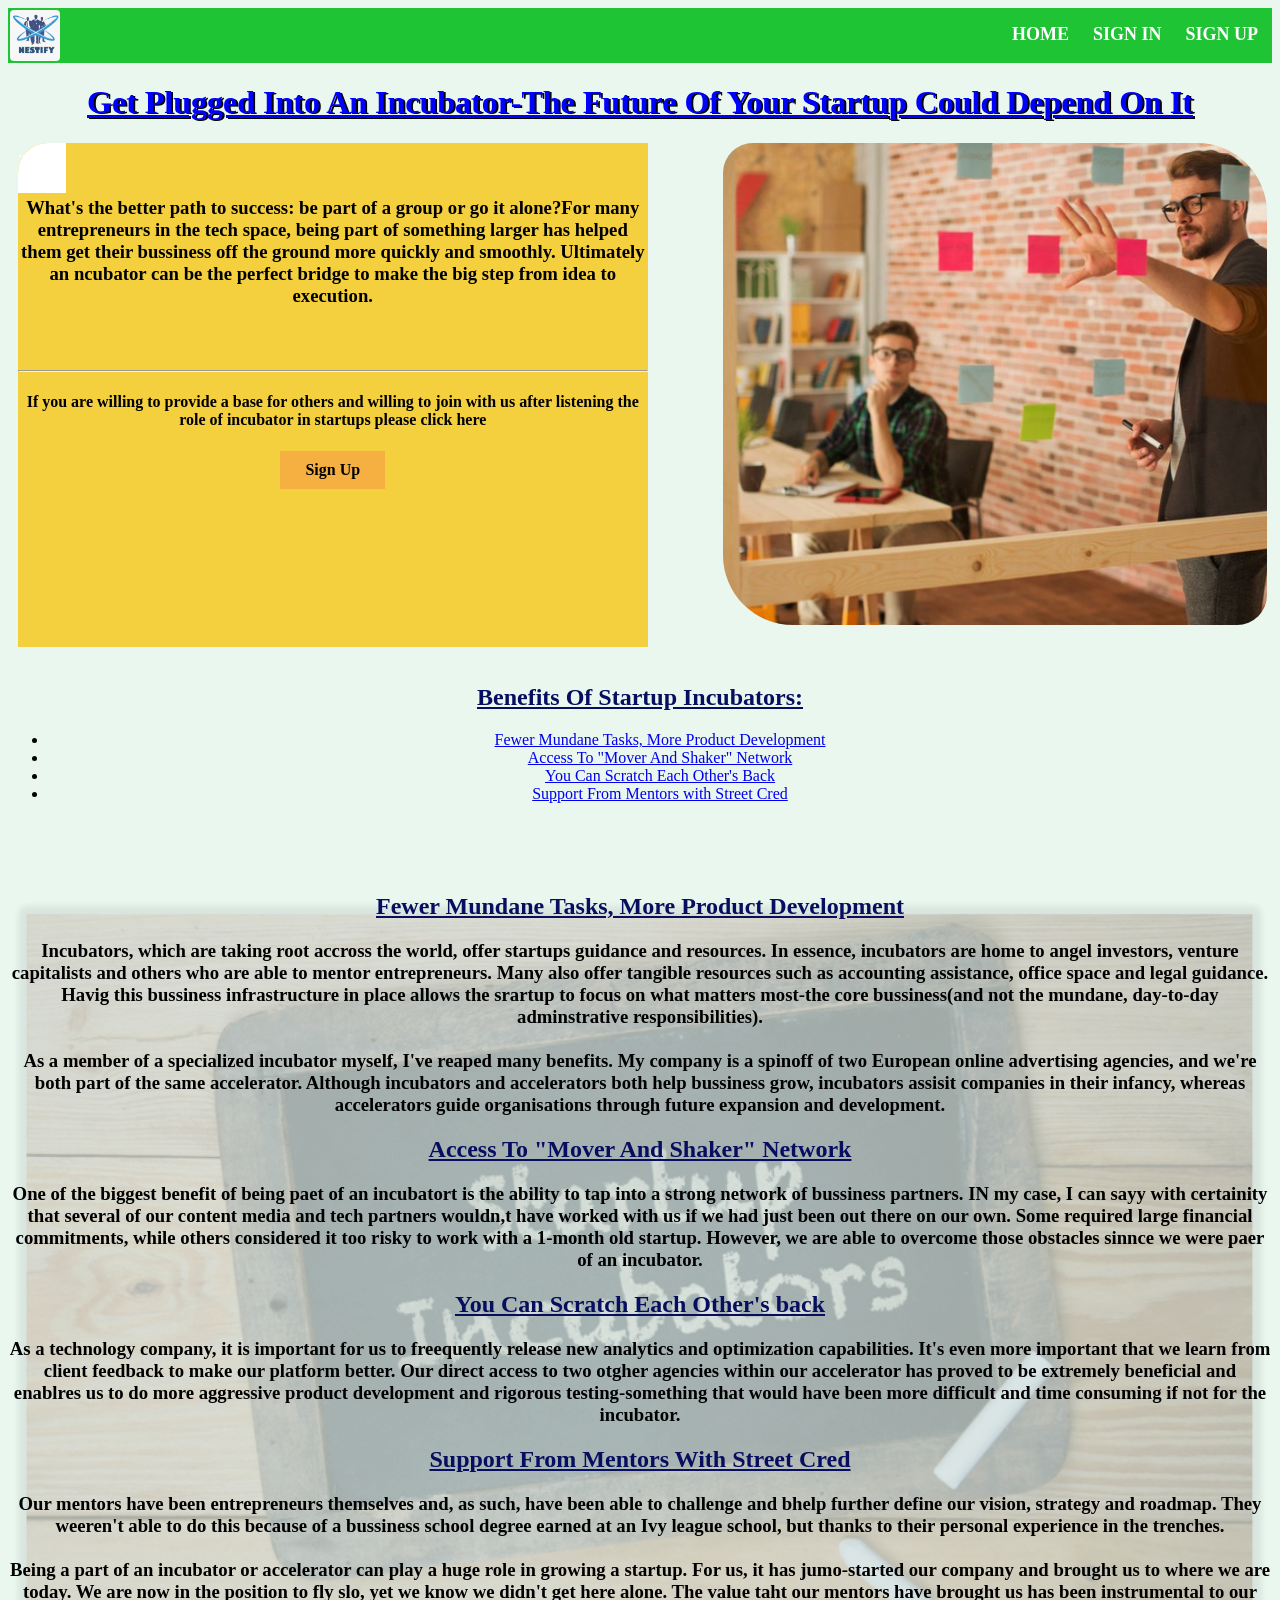
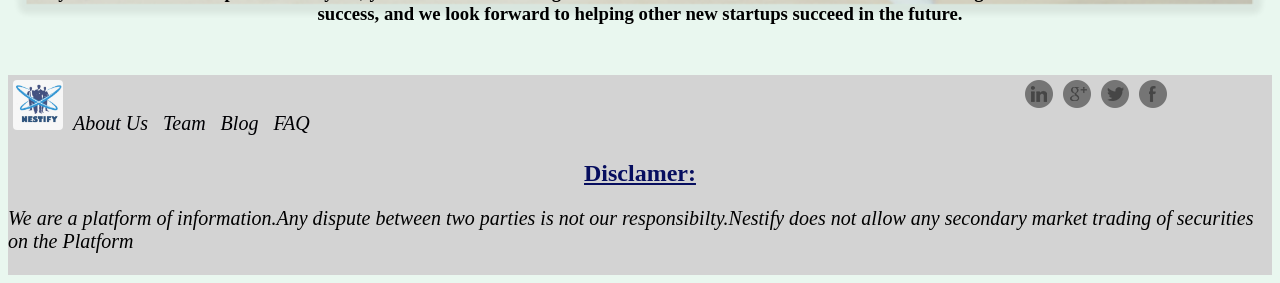
<file: incubator.html>
<html>
<head>
<meta name="viewport" content="width=device-width">
<style>
h1
{
	text-align:center;
	color: blue;
	text-decoration: underline;
	text-shadow: 2px 1px black;
}
h2
{
	color: #070e5f;
	text-decoration: underline;
	text-align:center;
}
h3
{
	text-align: center;
}
p.one
{
	margin-top: 50px;
	font-size: 25px;
}
h2.one
{
	color: #070e5f;
	text-decoration: underline;
}

p
{
	font-size:20px;
	font-style: oblique;
}

p.nestify
{
	padding: 50px;
	font: italic bold 30px cosmic-sans;
	margin:100px;
	background-color: deepskyblue;
}

div.two
{
	background-image: url("Spics/ttti2.png");
	background-repeat: no-repeat;
	background-position: center;
	position: relative;
	background-size: cover;
	color: black;
	opacity: 1;
	text-align: center;
}

img.kk
{
	opacity:1;
}

p
{
	opacity: 1;
}
.footer {
    padding: 20px; /* Some padding */
    text-align: center; /* Center text*/
    background: #ddd; /* Grey background */
    width: 100%;
}
.column1 {
    float:left;
    width:50%;
    /*padding: 20px;*/
    height: 57%;
    text-align: center;
		border-radius:30px 0px 0px 0px;
    column-rule: 5px;
    margin-left: 5px;
    background-color:  #f4d03f ;
}

.column2 {
    float:right;
    width:40%;
    padding: 20px;
    height: 50%;
    text-align: center;
    column-rule: 5px;
    border-radius:30px 70px 30px 70px;
    background-image: url('Spics/image1.jpg');
    background-repeat: no-repeat;
    background-position: center;
    position: relative;
    background-size: cover;
    margin-right: 5px;
}

/* Clear floats after the columns */
.row:after {
    content: "";
    display: table;
    clear: both;
}
.row{
  margin-left: 5px;
  /*padding-left: 5px;*/
  position:relative;

}
.header {
	overflow: hidden;
	background-color: #1fc435;
	padding:  2px;
	font-weight:bold;
}

/* Style the header links */
.header a {
	float: left;
	color: white;
	text-align: center;
	padding: 12px;
	text-decoration: none;
	font-size: 18px;
	line-height: 25px;
}


/* Style the logo link (notice that we set the same value of line-height and font-size to prevent the header to increase when the font gets bigger */
.header a.logo {
	font-size: 25px;
	font-weight: bold;
}

/* Change the background color on mouse-over */
.header a:hover {
	background-color: #ddd;
	color: black;
}


/* Style the active/current link*/
.header a.active {
	background-color: dodgerblue;
	color: white;
}

/* Float the link section to the right */
.header-right {
	float: right;
}

.table{
	text-align: center;
}
.sq{
	border: 5px;
	float:left;
	background-color: white;
	height:50px;
	weight:100px;
	color: white;
	border-radius: 30px 00px 0px 0px;
	border-shadow:5px;
}
.header img {
     /* Gray border */
    border-radius: 4px;  /* Rounded border */
 /* Some padding */
    width: 50px; /* Set a small width */
}

/* Add a hover effect (blue shadow) */
.header img:hover {
    box-shadow: 0 0 2px 1px rgba(0, 140, 186, 0.5);
}
.header1 img {
     /* Gray border */
    border-radius: 4px;  /* Rounded border */
 /* Some padding */
    width: 50px; /* Set a small width */
}

/* Add a hover effect (blue shadow) */
.header1 img:hover {
    box-shadow: 0 0 2px 1px rgba(0, 140, 186, 0.5);
}
footer a{
 text-align: center;
 text-decoration: none;
 padding: 5px;
 color: #000004;
}
footer h2
{
 color: #070e5f;
 text-decoration: underline;
 text-align:center;
}
footer p
{
 font-size:20px;
 font-style: oblique;
}
.column1 a {
  border: none;
  outline: 0;
  display: inline-block;
  padding: 10px 25px;
  color: black;
  background-color:  #f5b041 ;
  text-align: center;
  cursor: pointer;
  text-decoration: none;
	font-weight: bold;
}

.column1 a:hover {
  background-color: #555;
  color: white;
}
</style>
<link rel="icon" href="logo.png">
<title>Nestify</title>
</head>
<body bgcolor="#e9f7ef">
	<div class="header">
	 <i style="font-size:24px"><img src="logo.png"></i>

		 <div class="header-right">
		 <a href="main.html">HOME</a>
		 <a href="login.html">SIGN IN</a>
		 <a href="signup.html">SIGN UP</a>
	 </div>
 </div>
 <h1>Get Plugged Into An Incubator-The Future Of Your Startup Could Depend On It</h1>
<div class="row">
	<div class="column1" bgcolor:" #f9e79f ">
		<div class="sq">............</div><br><br>
		<h3>What's the better path to success: be part of a group or go it alone?For many entrepreneurs
	 in the tech space, being part of something larger has helped them get their bussiness off
		 the ground more quickly and smoothly. Ultimately an ncubator can be the perfect bridge to
			 make the big step from idea to execution.</h3>
			 <br><br>
			 <hr height=50%>
		<h4>If you are willing to provide a base for others and willing to join with
		us after listening the role of incubator in startups please click here </h4>
		 <a href="signup.html">Sign Up</a>
		 <br>
	</div>
	<div class="column2" >
	</div>
</div>

<br>

<div class="table">
<h2 class="one">
Benefits Of Startup Incubators:
</h2>
<ul>
<li><a href="#first">Fewer Mundane Tasks, More Product Development</a></l1>
<li><a href="#second">Access To "Mover And Shaker" Network</a></li>
<li><a href="#third">You Can Scratch Each Other's Back<a></li>
<li><a href="#fourth">Support From Mentors with Street Cred</a></li>
</ul>
</div>

<br />
<br />
<br />
<div class="two">
<h2 id="first">
	Fewer Mundane Tasks, More Product Development
</h2>
<h3>
Incubators, which are taking root accross the world, offer startups guidance and resources. In essence, incubators are home to angel investors, venture capitalists and others who are able to mentor entrepreneurs. Many also offer tangible resources such as accounting assistance, office space and legal guidance. Havig this bussiness infrastructure in place allows the srartup to focus on what matters most-the core bussiness(and not the mundane, day-to-day adminstrative responsibilities).
<br />
<br />
As a member of a specialized incubator myself, I've reaped many benefits. My company is a spinoff of two European online advertising agencies, and we're both part of the same accelerator. Although incubators and accelerators both help bussiness grow, incubators assisit companies in their infancy, whereas accelerators guide organisations through future expansion and development.
</h3>
<h2 id="second">
Access To "Mover And Shaker" Network
</h2>
<h3>
One of the biggest benefit of being paet of an incubatort is the ability to tap into a strong network of bussiness partners. IN my case, I can sayy with certainity that several of our content media and tech partners wouldn,t have worked with us if we had just been out there on our own. Some required large financial commitments, while others considered it too risky to work with a 1-month old startup. However, we are able to overcome those obstacles sinnce we were paer of an incubator.
</h3>
<h2 id="three">
You Can Scratch Each Other's back
</h2>
<h3>
As a technology company, it is important for us to freequently release new analytics and optimization capabilities. It's even more important that we learn from client feedback to make our platform better. Our direct access to two otgher agencies within our accelerator has proved to be extremely beneficial and enablres us to do more aggressive product development and rigorous testing-something that would have been more difficult and time consuming if not for the incubator.
</h3>
<h2 id="fourth">
Support From Mentors With Street Cred
</h2>
<h3>
Our mentors have been entrepreneurs themselves and, as such, have been able to challenge and bhelp further define our vision, strategy and roadmap. They weeren't able to do this because of a bussiness school degree earned at an Ivy league school, but thanks to their personal experience in the trenches.
<br>
<br>
Being a part of an incubator or accelerator can play a huge role in growing a startup. For us, it has jumo-started our company and brought us to where we are today. We are now in the position to fly slo, yet we know we didn't get here alone. The value taht our mentors have brought us has been instrumental to our success, and we look forward to helping other new startups succeed in the future.
</h3>
</div>

<footer style="background-color:lightgrey; height: 200px;">
		<div style="text-align:left; margin-top: 20px;">
						<p style="margin-top: 50px;padding: 5px;">
							<i style="font-size:24px" class="header1"><img src="logo.png"></i>
							<a href="https://www.flipkart.com">About Us</a>
							<a href="https://www.amazon.in" >Team</a>
							<a href="https://youtube.com" >Blog</a>
							<a href="https://w3schools.com" >FAQ</a>

							<img src="Spics/fa.png" style="float: right;margin-right: 100px;">
							<img src="Spics/tw.png" style="float: right; margin-right: 10px;">
							<img src="Spics/go.png" style="float: right;margin-right: 10px;">
							<img src="Spics/in.png" style="margin-right: 10px; float: right;">
						</p>
			 </div>
		<h2>Disclamer:</h2>
    <p>We are a platform of information.Any dispute between two parties is not our responsibilty.Nestify does not allow any
		secondary market trading of securities on the Platform </p>
</footer>

</body>
</html>
</file>
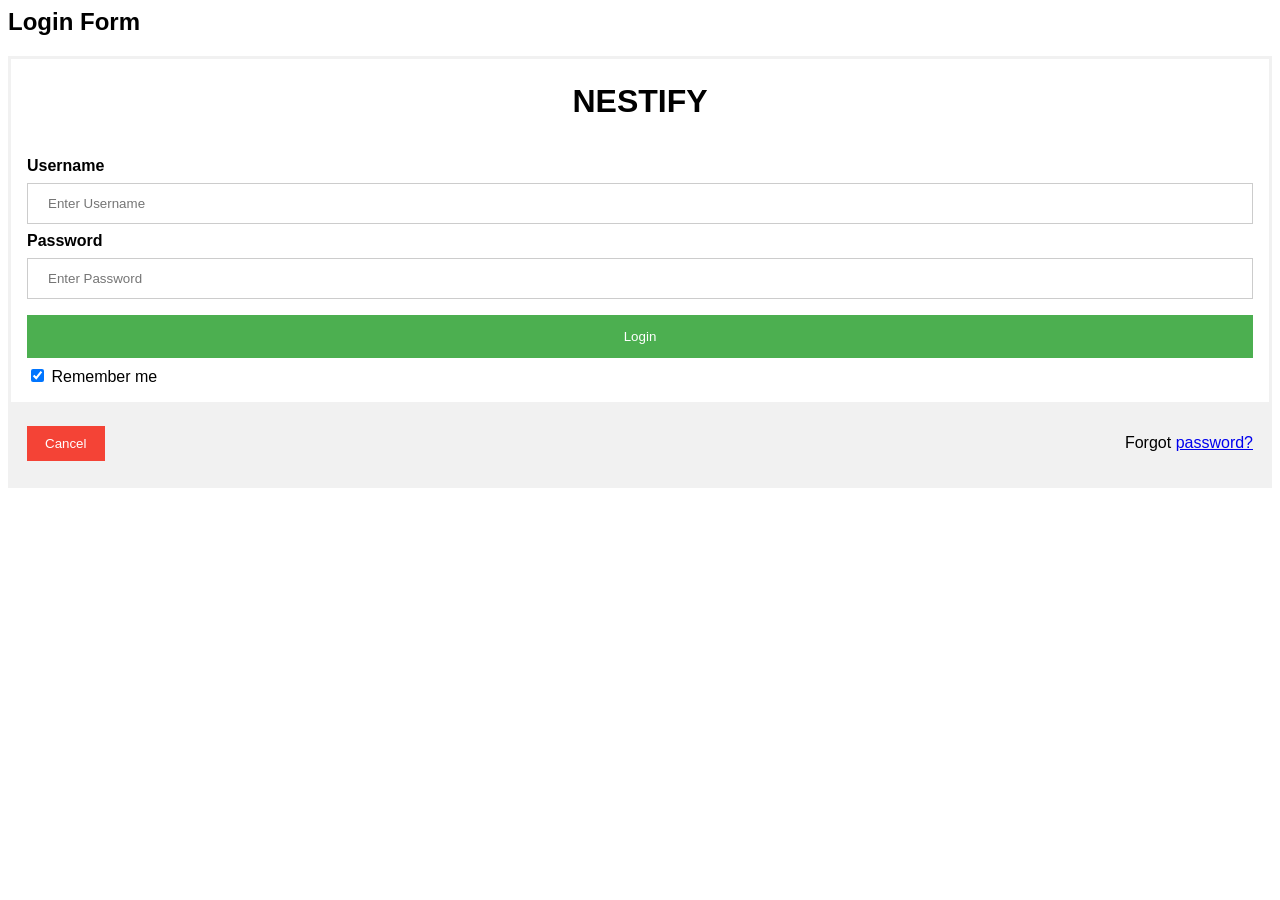
<file: login.html>
<html>
<head>
<meta name="viewport" content="width=device-width, initial-scale=1">
<style>
body {font-family: Arial, Helvetica, sans-serif;}
form {border: 3px solid #f1f1f1;}

input[type=text], input[type=password] {
    width: 100%;
    padding: 12px 20px;
    margin: 8px 0;
    display: inline-block;
    border: 1px solid #ccc;
    box-sizing: border-box;
}

button {
    background-color: #4CAF50;
    color: white;
    padding: 14px 20px;
    margin: 8px 0;
    border: none;
    cursor: pointer;
    width: 100%;
}

button:hover {
    opacity: 0.8;
}

.cancelbtn {
    width: auto;
    padding: 10px 18px;
    background-color: #f44336;
}

.imgcontainer {
    text-align: center;
    margin: 24px 0 12px 0;
}

img.Nestify {
    width: 40%;
    border-radius: 50%;
}

.container {
    padding: 16px;
}

span.psw {
    float: right;
    padding-top: 16px;
}

/* Change styles for span and cancel button on extra small screens */
@media screen and (max-width: 300px) {
    span.psw {
       display: block;
       float: none;
    }
    .cancelbtn {
       width: 100%;
    }
}
</style>
<link rel="icon" href="logo.png">
<title>Nestify</title>
</head>
<body>

<h2>Login Form</h2>

<form action="/action_page.php">
  <div class="imgcontainer">
    <h1>NESTIFY</h1>
  </div>

  <div class="container">
    <label for="uname"><b>Username</b></label>
    <input type="text" placeholder="Enter Username" name="uname" required>

    <label for="psw"><b>Password</b></label>
    <input type="password" placeholder="Enter Password" name="psw" required>

    <button type="submit">Login</button>
    <label>
      <input type="checkbox" checked="checked" name="remember"> Remember me
    </label>
  </div>

  <div class="container" style="background-color:#f1f1f1">
    <button type="button" class="cancelbtn">Cancel</button>
    <span class="psw">Forgot <a href="#">password?</a></span>
  </div>
</form>

</body>
</html>
</file>
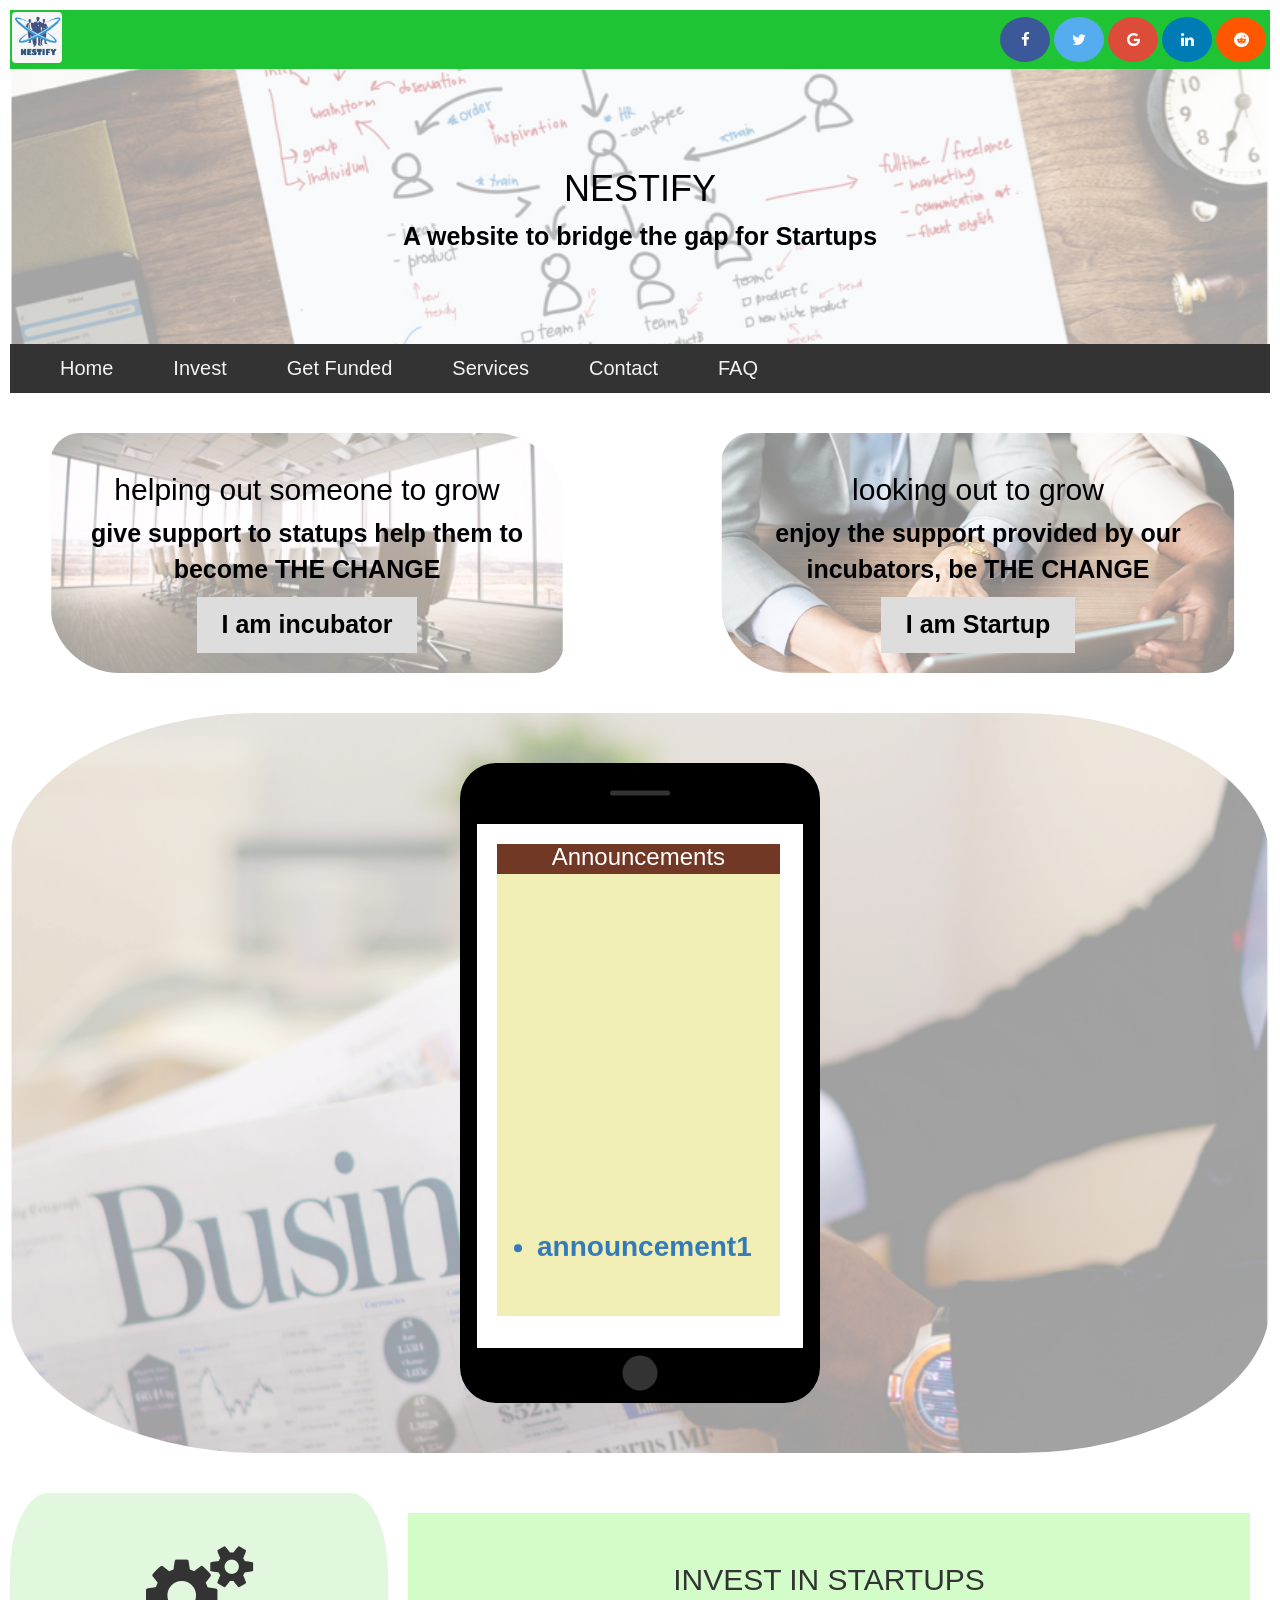
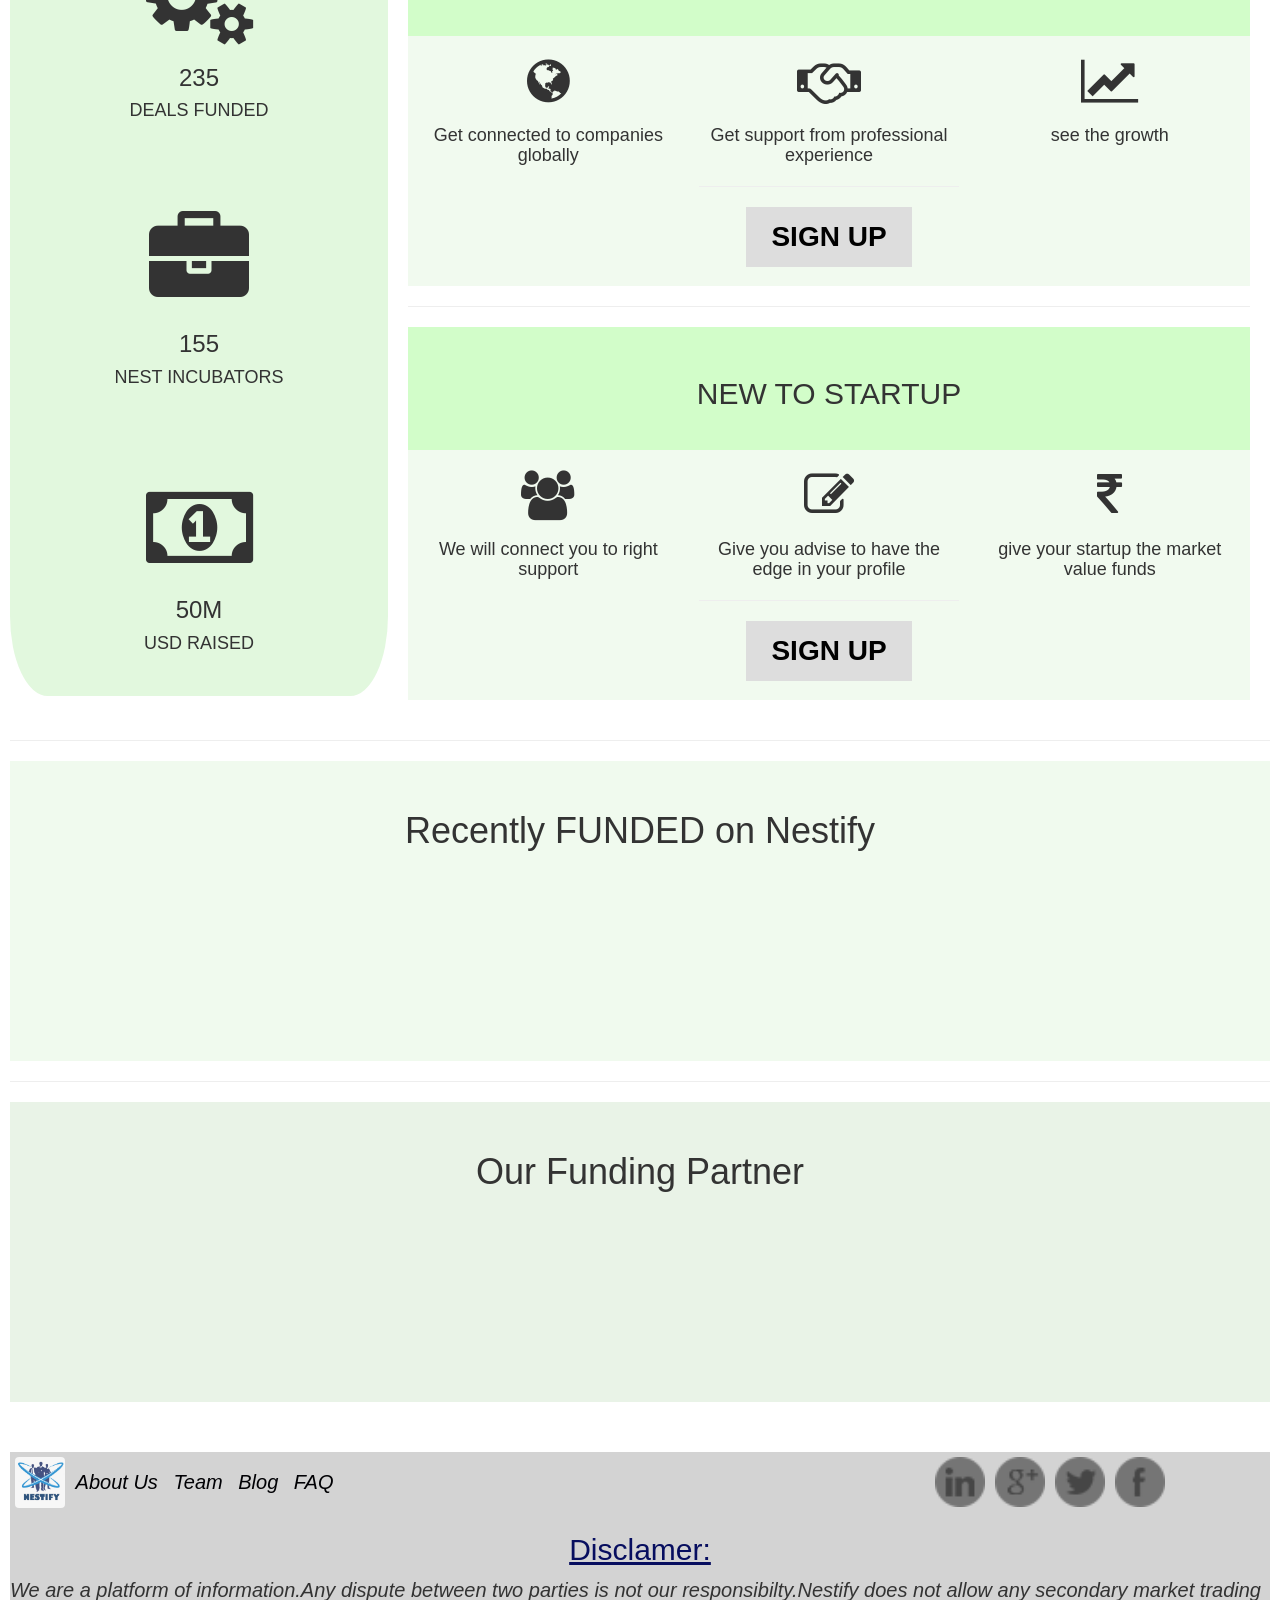
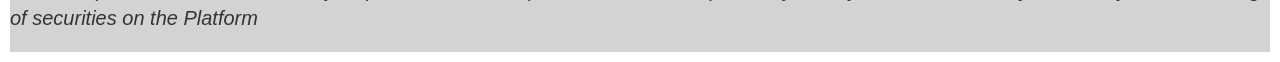
<file: main.html>
<!DOCTYPE html>
<html lang="en">
<head>
<title>Nestify</title>
<meta charset="UTF-8">
<meta name="viewport" content="width=device-width, initial-scale=1">
<link rel="stylesheet" type="text/css" href="style.css">
<link rel="stylesheet" href="https://maxcdn.bootstrapcdn.com/bootstrap/3.3.7/css/bootstrap.min.css">
<link href="https://fonts.googleapis.com/icon?family=Material+Icons" rel="stylesheet">
<style>
body{
  font-size: 28px;
}
</style>
<link rel="icon" href="logo.png">
</head>
<body bgcolor:"#e2f8de">
  <div id="mySidenav" class="sidenav">
  <a href="javascript:void(0)" class="closebtn" onclick="closeNav()">&times;</a>
   <img src="pics/images.png" alt="Avatar" class="avatar">
  <a href="#">About</a>
  <a href="#">Services</a>
  <a href="#">Clients</a>
  <a href="#">Contact</a>
  </div>



  <script>
  /* Set the width of the side navigation to 250px and the left margin of the page content to 250px */
  function openNav() {
      document.getElementById("mySidenav").style.width = "250px";
      document.getElementById("main").style.marginLeft = "250px";
  }

  /* Set the width of the side navigation to 0 and the left margin of the page content to 0 */
  function closeNav() {
      document.getElementById("mySidenav").style.width = "0";
      document.getElementById("main").style.marginLeft = "0";
  }
  </script>

  <script>
  window.onscroll = function() {myFunction()};

  var navbar = document.getElementById("navbar");
  var sticky = navbar.offsetTop;

  function myFunction() {
    if (window.pageYOffset >= sticky) {
      navbar.classList.add("sticky")
    } else {
      navbar.classList.remove("sticky");
    }
  }
  </script>

<!-- Add all page content inside this div if you want the side nav to push page content to the right (not used if you only want the sidenav to sit on top of the page -->
<div id="main" bgcolor:"#e2f8de">

<!-- Add icon library -->
  <link rel="stylesheet" href="https://cdnjs.cloudflare.com/ajax/libs/font-awesome/4.7.0/css/font-awesome.min.css">

  <div class="header">
   <i style="font-size:24px" class="fa"><img src="logo.png"></i>
   <div class="header-right">
     <a href="#" class="fa fa-facebook"></a>
     <a href="#" class="fa fa-twitter"></a>
     <a href="#" class="fa fa-google"></a>
     <a href="#" class="fa fa-linkedin"></a>
     <a href="#" class="fa fa-reddit"></a>
   </div>
 </div>

  <div class="content11">
    <div class="transbox">
   <h1>NESTIFY</h1>
   <p>A website to bridge the gap for Startups</p>
 </div>
 </div>

<link rel="stylesheet" href="https://cdnjs.cloudflare.com/ajax/libs/font-awesome/4.7.0/css/font-awesome.min.css">

 <!--<div class="icon-bar" >
    Use any element to open the sidenav
  <a href="#"><span onclick="openNav()"><i class="fa fa-bars"></i></span></a>
  <a class="active" href="#"><i class="fa fa-home"></i></a>
  <a href="#"><i class="fa fa-search"></i></a>
  <a href="#"><i class="fa fa-envelope"></i></a>
  <a href="#"><i class="fa fa-globe"></i></a>
</div>-->

<div id="navbar">
 <!--<a href="#"><span onclick="openNav()"><i class="fa fa-bars"></i></span></a>-->
 <a href="my.html">Home</a>
 <a href="incubator.html">Invest</a>
 <a href="startup.html">Get Funded</a>
 <a href="sertrail.html">Services</a>
 <a href="contact.html">Contact</a>
 <a href="FAQ.html">FAQ</a>
</div>
<br>
<div class="row">
  <div class="column11" >
    <h2>helping out someone to grow</h2>
    <p>give support to statups help them to become THE CHANGE</p>
    <a href="incubator.html">I am incubator</a>
  </div>
  <div class="column12">
    <h2>looking out to grow</h2>
    <p>enjoy the support provided by our incubators, be THE CHANGE</p>
    <a href="startup.html">I am Startup</a>
  </div>
</div>
<br>
<div id="box1">
<div class="smartphone">
  <div class="content1">
    <div class="submain12">
    <h3 style="background:rgb(112,56,37);text-align:center;color:white;height:30px;">Announcements</h3>
    <marquee scrollamount="2" behaviour="scroll" direction="up" height="80%" width="">
    <ul>
    <a href=""><li>announcement1<br><br></li></a>
    <a href=""><li>announcement2<br><br></li></a>
    <a href=""><li>announcement3<br><br></li></a>
    <a href=""><li>announcement4<br><br></li></a>
    <a href=""><li>announcement5<br><br></li></a>
    <a href=""><li>announcement6<br><br></li></a>
    </ul>
    </marquee>
    </div>
  </div>
</div>
</div>
<br>

<div class="row1">
  <div class="side">
    <i class="fa fa-cogs"></i>
    <h3>235</h3>
    <h4 id="next">DEALS FUNDED</h4>
    <i class="fa fa-briefcase" ></i>
    <h3>155</h3>
    <h4 id="next">NEST INCUBATORS</h4>
    <i class="fa fa-money" ></i>
    <h3>50M</h3>
    <h4 id="next">USD RAISED</h4>
  </div>

  <div class="main">

    <div class="headerM">
        <h2>INVEST IN STARTUPS</h2>
    </div>
    <div class="rowM">
      <div class="columnM" style="background-color:#f1faef;">
        <i class="fa fa-globe"></i>
        <h4>Get connected to companies globally</h4>
      </div>
     <div class="columnM" style="background-color:#f1faef;">
       <i class="fa fa-handshake-o"></i>
       <h4>Get support from professional experience</h4>
       <hr>
       <a href="incubator.html">SIGN UP</a>
     </div>
     <div class="columnM" style="background-color:#f1faef;">
       <i class="fa fa-line-chart"></i>
       <h4>see the growth</h4>
     </div>
    </div>
    <hr>
    <div class="headerM">
        <h2>NEW TO STARTUP</h2>
    </div>
    <div class="rowM">
      <div class="columnM" style="background-color:#f1faef;">
        <i class="fa fa-users"></i>
        <h4>We will connect you to right support</h4>
      </div>
     <div class="columnM" style="background-color:#f1faef;">
       <i class="fa fa-edit"></i>
       <h4>Give you advise to have the edge in your profile</h4>
       <hr>
       <a href="startup.html">SIGN UP</a>
     </div>
     <div class="columnM" style="background-color:#f1faef;">
       <i class="fa fa-inr"></i>
       <h4>give your startup the market value funds</h4>
     </div>
    </div>

  </div>
</div>
<hr>
<div class="recfund">
  <h1>Recently FUNDED on Nestify</h1>
</div>
<hr>
<div class="fundpar">
  <h1>Our Funding Partner</h1>
</div>
<footer style="background-color:lightgrey; height: 200px;">
    <div style="text-align:left; margin-top: 20px;">
            <p style="margin-top: 50px;padding: 5px;">
              <i style="font-size:24px" class="header1"><img src="logo.png"></i>
              <a href="https://www.flipkart.com">About Us</a>
              <a href="https://www.amazon.in" >Team</a>
              <a href="https://youtube.com" >Blog</a>
              <a href="https://w3schools.com" >FAQ</a>

              <img src="Spics/fa.png" style="float: right;margin-right: 100px;">
              <img src="Spics/tw.png" style="float: right; margin-right: 10px;">
              <img src="Spics/go.png" style="float: right;margin-right: 10px;">
              <img src="Spics/in.png" style="margin-right: 10px; float: right;">
            </p>
       </div>
    <h2>Disclamer:</h2>
    <p>We are a platform of information.Any dispute between two parties is not our responsibilty.Nestify does not allow any
    secondary market trading of securities on the Platform </p>
</footer>

</div> <!--main div -->

</html>
</file>
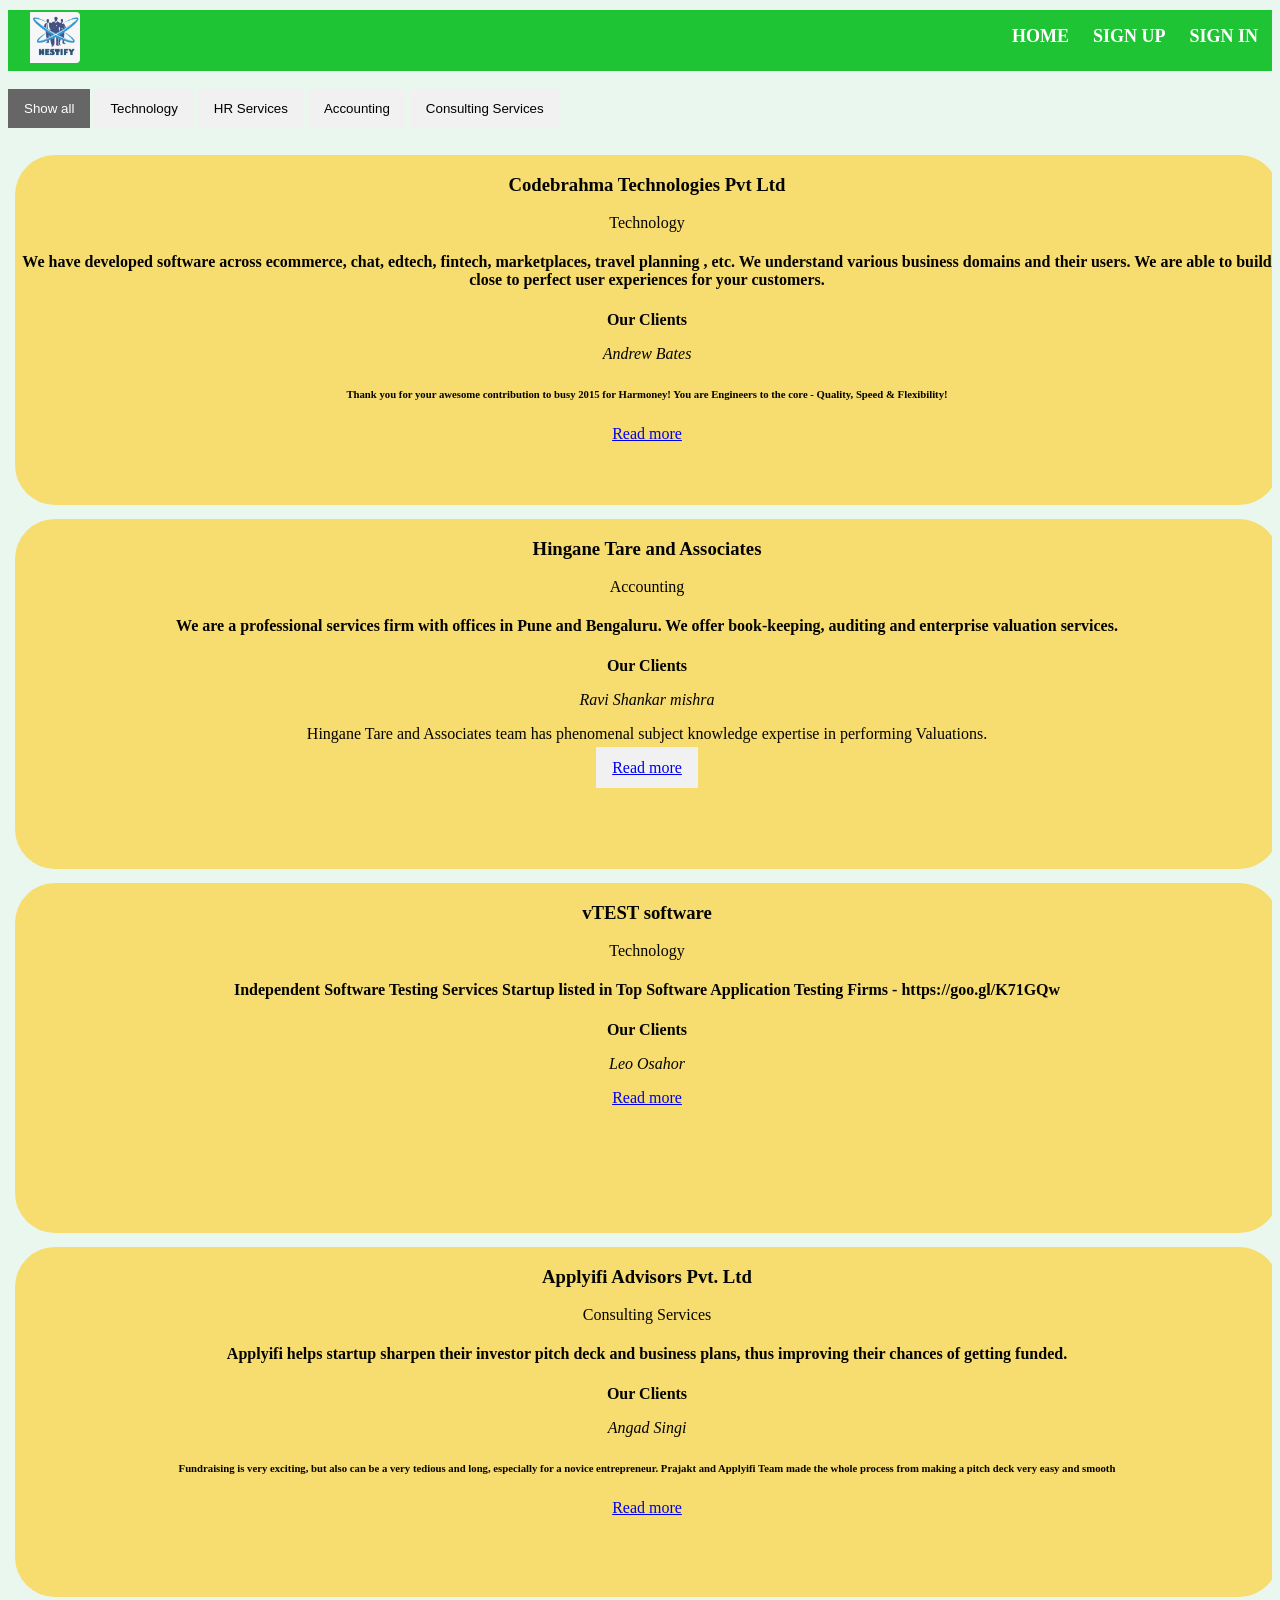
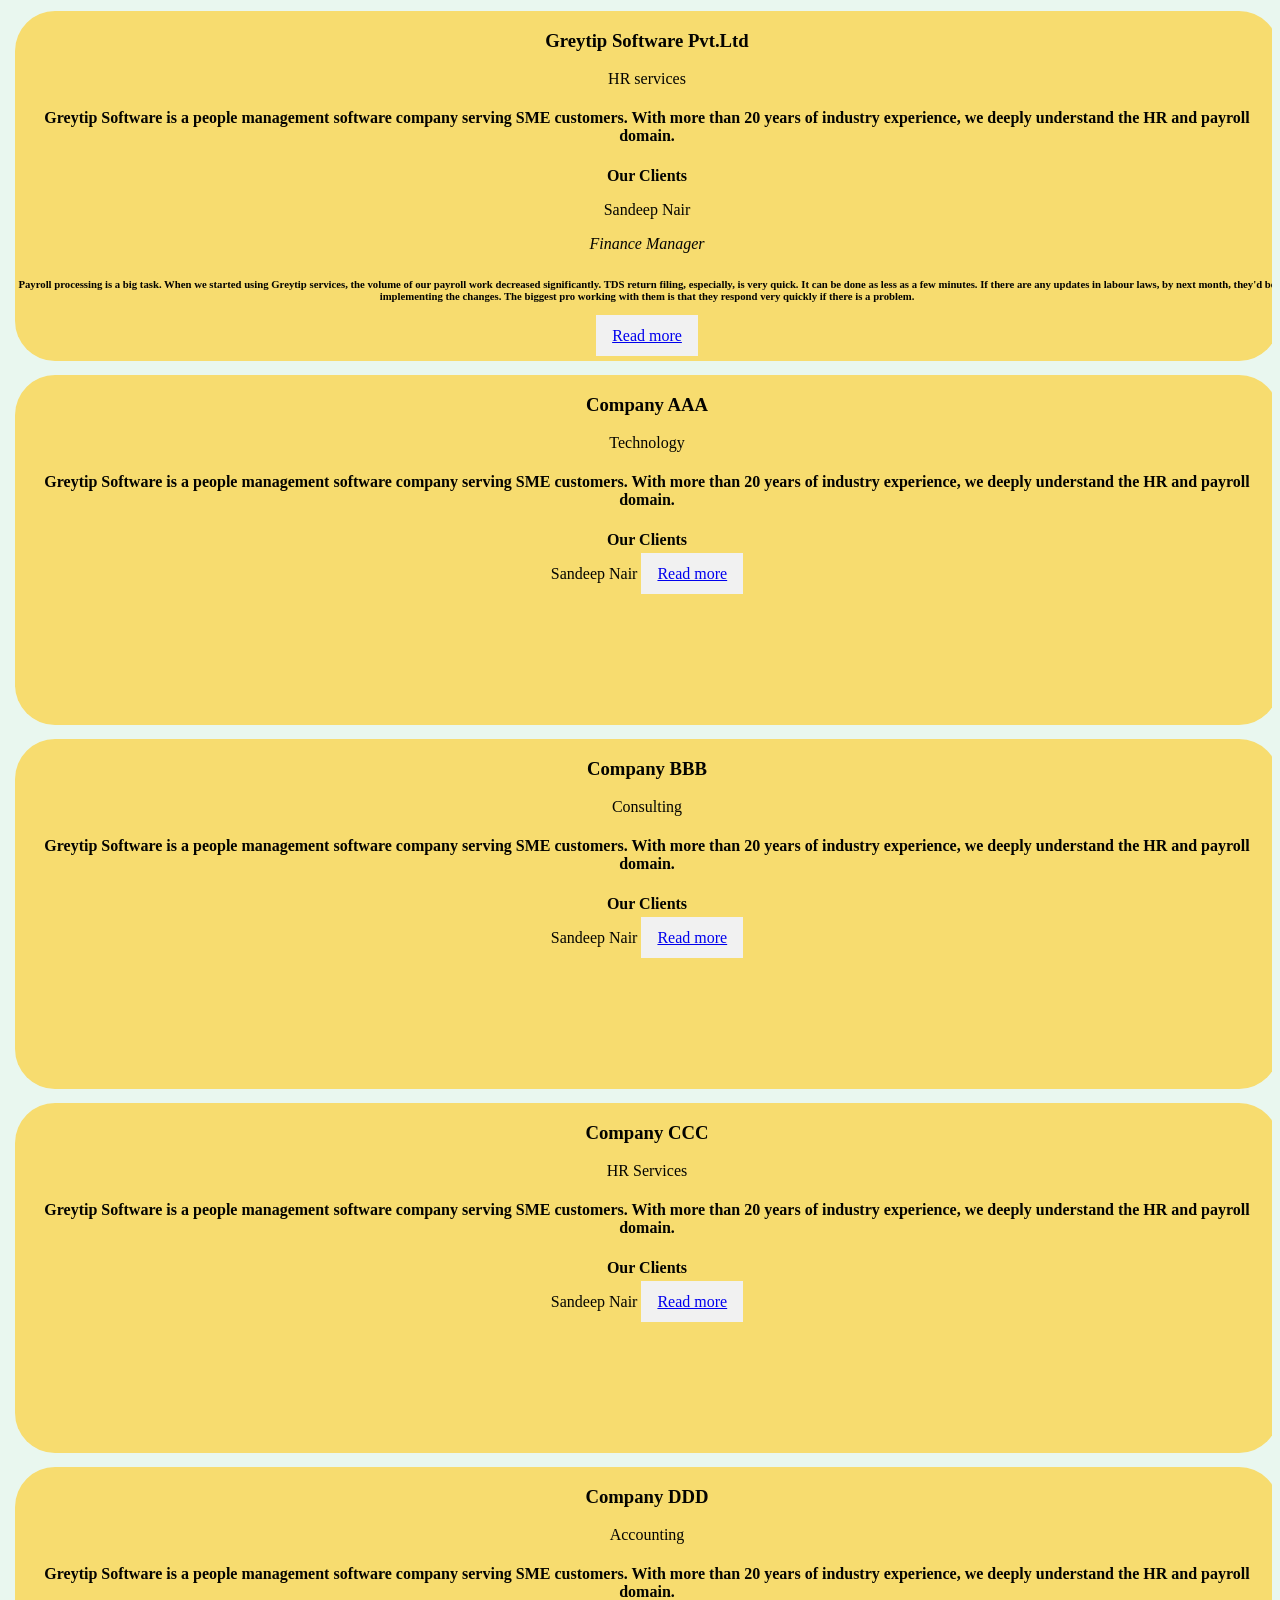
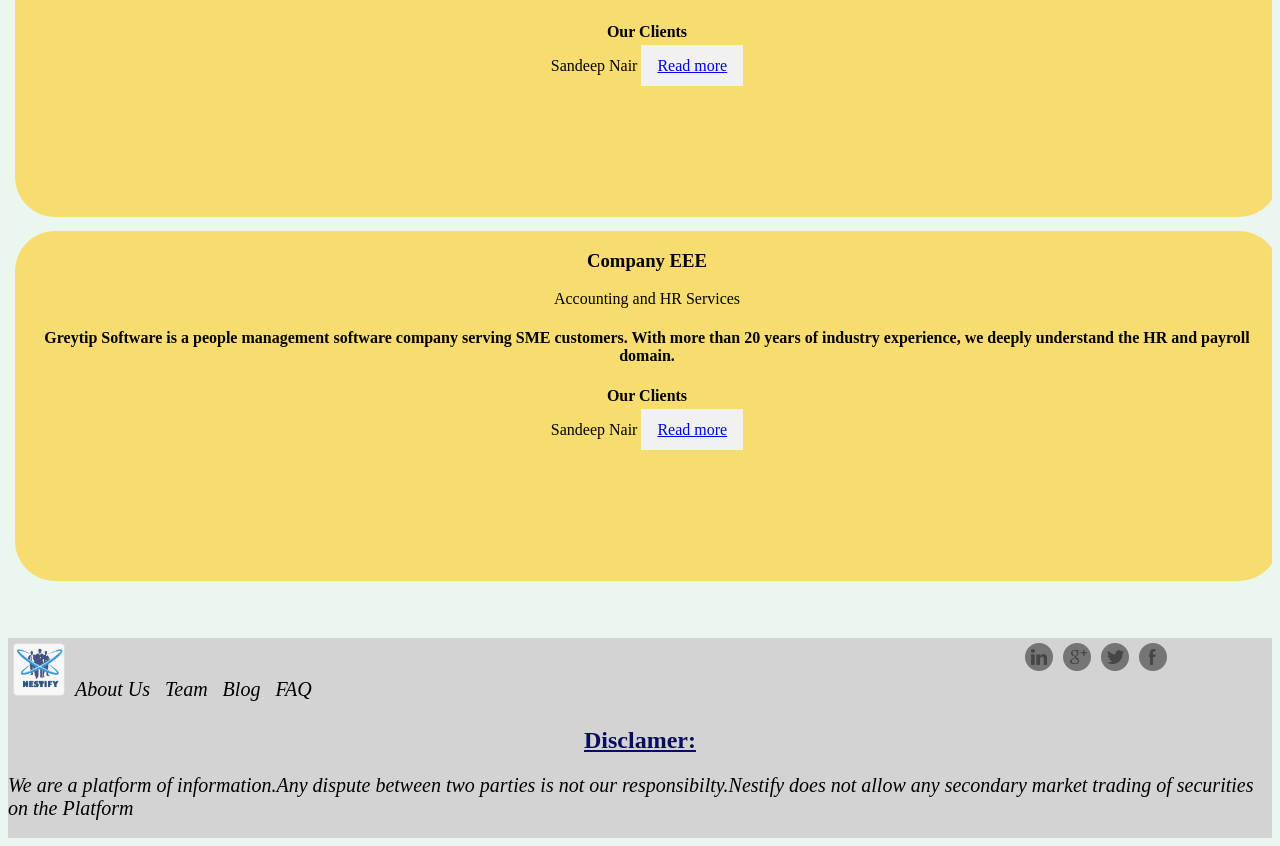
<file: sertrail.html>
<!DOCTYPE html>
<html>
<head>
<style>
.filterDiv {
  float: left;
  background-color:  #f7dc6f  ;
  color: #040400;
  width: 100%;
  height:350px;
  text-align: center;
  margin: 7px;
  display: none;
  border-radius: 40px;
}

.show {
  display: block;
}

.container {
  margin-top: 20px;
  overflow: hidden;
}

/* Style the buttons */
.btn {
  border: none;
  outline: none;
  padding: 12px 16px;
  background-color: #f1f1f1;
  cursor: pointer;
}

.btn:hover {
  background-color: #ddd;
}

.btn.active {
  background-color: #666;
  color: white;
}
.header1 img {
   border: 1px solid #ddd; /* Gray border */
   border-radius: 4px;  /* Rounded border */
/* Some padding */
   width: 50px; /* Set a small width */
}

/* Add a hover effect (blue shadow) */
.header1 img:hover {
   box-shadow: 0 0 2px 1px rgba(0, 140, 186, 0.5);
}
footer a{
text-align: center;
text-decoration: none;
padding: 5px;
color: #000004;
}
footer h2
{
color: #070e5f;
text-decoration: underline;
text-align:center;
}
footer p
{
font-size:20px;
font-style: oblique;
}
</style>
<title>Nestify</title>
<link rel="icon" href="logo.png">
<link rel="stylesheet" type="text/css" href="servicestyle.css">
</head>
<body bgcolor= #e9f7ef >
  <div class="header">
	 <i style="font-size:24px" ><img src="logo.png"></i>
		<div class="header-right">
			<a href="main.html">HOME</a>
			<a href="form.html">SIGN UP</a>
      <a href="login.html">SIGN IN</a>
		</div>
	</div>
  <br>

<div id="myBtnContainer">
  <button class="btn active" onclick="filterSelection('all')"> Show all</button>
  <button class="btn" onclick="filterSelection('Technology')"> Technology</button>
  <button class="btn" onclick="filterSelection('HR')"> HR Services</button>
  <button class="btn" onclick="filterSelection('Acct')">Accounting</button>
  <button class="btn" onclick="filterSelection('Consulting')">Consulting Services</button>
</div>

<div class="container">
  <div class="filterDiv Technology">
    <h3>Codebrahma Technologies Pvt Ltd</h3>
     <p>Technology</p>
     <h4>We have developed software across ecommerce, chat, edtech, fintech, marketplaces, travel planning , etc. We understand various business domains and their users. We are able to build close to perfect user experiences for your customers.</h4>
      <p><strong>Our Clients</strong></p>
      <p><em>Andrew Bates</em></p>
      <h6>Thank you for your awesome contribution to busy 2015 for Harmoney! You are Engineers to the core - Quality, Speed &amp; Flexibility!</h6>
       <a class="botton" href="codebrahmatech.html" target="_blank">Read more</a>
  </div>
  <div class="filterDiv  Acct">
    <h3>Hingane Tare and Associates</h3>
     <p>Accounting</p>
    <h4>We are a professional services firm with offices in Pune and Bengaluru. We offer book-keeping, auditing and enterprise valuation services.</h4>
    <p><strong>Our Clients</strong></p>
    <p><em>Ravi Shankar mishra</em></p>
    <p>Hingane Tare and Associates team has phenomenal subject knowledge expertise in performing Valuations.</p>
    <a class="btn btn-primary" href="hingane.html" target="_blank">Read more</a>
  </div>
  <div class="filterDiv Technology">
    <h3>vTEST software</h3>
    <p>Technology</p>
    <h4>Independent Software Testing Services Startup listed in Top Software Application Testing Firms - https://goo.gl/K71GQw</h4>
   <p><strong>Our Clients</strong></p>
    <p><em>Leo Osahor</em></p>
    <a class="botton" href="vtest.html" target="_blank">Read more</a>
  </div>
  <div class="filterDiv Consulting">
    <h3>Applyifi Advisors Pvt. Ltd</h3>
    <p>Consulting Services</p>
    <h4>Applyifi helps startup sharpen their investor pitch deck and business plans, thus improving their chances of getting funded.</h4>
    <p><strong>Our Clients</strong></p>
     <p><em>Angad Singi</em></p>
     <h6>Fundraising is very exciting, but also can be a very tedious and long, especially for a novice entrepreneur. Prajakt and Applyifi Team made the whole process from making a pitch deck very easy and smooth</h6>
     <a class="botton" href="applyifi.html" target="_blank">Read more</a>
  </div>
  <div class="filterDiv HR">
    <h3>Greytip Software Pvt.Ltd</h3>
    <p>HR services</p>
    <h4>Greytip Software is a people management software company serving SME customers. With more than 20 years of industry experience, we deeply understand the HR and payroll domain.</h4>
     <p><strong>Our Clients</strong></p>
     Sandeep Nair
     <p><em>Finance Manager</em></p>
     <h6>Payroll processing is a big task. When we started using Greytip services, the volume of our payroll work decreased significantly. TDS return filing, especially, is very quick. It can be done as less as a few minutes. If there are any updates in labour laws, by next month, they&#39;d be implementing the changes. The biggest pro working with them is that they respond very quickly if there is a problem.</h6>
      <a class="btn btn-primary" href="greytip.html" target="_blank">Read more</a>
  </div>
  <div class="filterDiv Technology">
    <h3>Company AAA</h3>
    <p>Technology</p>
    <h4>Greytip Software is a people management software company serving SME customers. With more than 20 years of industry experience, we deeply understand the HR and payroll domain.</h4>
     <p><strong>Our Clients</strong></p>
               Sandeep Nair
      <a class="btn btn-primary" href="greytip.html" target="_blank">Read more</a>
  </div>
  <div class="filterDiv Consulting">
    <h3>Company BBB</h3>
    <p>Consulting</p>
    <h4>Greytip Software is a people management software company serving SME customers. With more than 20 years of industry experience, we deeply understand the HR and payroll domain.</h4>
     <p><strong>Our Clients</strong></p>
               Sandeep Nair
      <a class="btn btn-primary" href="greytip.html" target="_blank">Read more</a>
  </div>
  <div class="filterDiv HR">
    <h3>Company CCC</h3>
    <p>HR Services</p>
    <h4>Greytip Software is a people management software company serving SME customers. With more than 20 years of industry experience, we deeply understand the HR and payroll domain.</h4>
     <p><strong>Our Clients</strong></p>
               Sandeep Nair
      <a class="btn btn-primary" href="greytip.html" target="_blank">Read more</a>
  </div>
  <div class="filterDiv Acct">
    <h3>Company DDD</h3>
    <p>Accounting</p>
    <h4>Greytip Software is a people management software company serving SME customers. With more than 20 years of industry experience, we deeply understand the HR and payroll domain.</h4>
     <p><strong>Our Clients</strong></p>
               Sandeep Nair
      <a class="btn btn-primary" href="greytip.html" target="_blank">Read more</a>
  </div>
  <div class="filterDiv Acct HR">
    <h3>Company EEE</h3>
    <p>Accounting and HR Services</p>
    <h4>Greytip Software is a people management software company serving SME customers. With more than 20 years of industry experience, we deeply understand the HR and payroll domain.</h4>
     <p><strong>Our Clients</strong></p>
               Sandeep Nair
      <a class="btn btn-primary" href="greytip.html" target="_blank">Read more</a>
  </div>

</div>

<script>
filterSelection("all")
function filterSelection(c) {
  var x, i;
  x = document.getElementsByClassName("filterDiv");
  if (c == "all") c = "";
  for (i = 0; i < x.length; i++) {
    w3RemoveClass(x[i], "show");
    if (x[i].className.indexOf(c) > -1) w3AddClass(x[i], "show");
  }
}

function w3AddClass(element, name) {
  var i, arr1, arr2;
  arr1 = element.className.split(" ");
  arr2 = name.split(" ");
  for (i = 0; i < arr2.length; i++) {
    if (arr1.indexOf(arr2[i]) == -1) {element.className += " " + arr2[i];}
  }
}

function w3RemoveClass(element, name) {
  var i, arr1, arr2;
  arr1 = element.className.split(" ");
  arr2 = name.split(" ");
  for (i = 0; i < arr2.length; i++) {
    while (arr1.indexOf(arr2[i]) > -1) {
      arr1.splice(arr1.indexOf(arr2[i]), 1);
    }
  }
  element.className = arr1.join(" ");
}

// Add active class to the current button (highlight it)
var btnContainer = document.getElementById("myBtnContainer");
var btns = btnContainer.getElementsByClassName("btn");
for (var i = 0; i < btns.length; i++) {
  btns[i].addEventListener("click", function(){
    var current = document.getElementsByClassName("active");
    current[0].className = current[0].className.replace(" active", "");
    this.className += " active";
  });
}
</script>
<footer style="background-color:lightgrey; height: 200px;">
		<div style="text-align:left; margin-top: 20px;">
						<p style="margin-top: 50px;padding: 5px;">
							<i style="font-size:24px" class="header1"><img src="logo.png"></i>
							<a href="https://www.flipkart.com">About Us</a>
							<a href="https://www.amazon.in" >Team</a>
							<a href="https://youtube.com" >Blog</a>
							<a href="https://w3schools.com" >FAQ</a>

							<img src="Spics/fa.png" style="float: right;margin-right: 100px;">
							<img src="Spics/tw.png" style="float: right; margin-right: 10px;">
							<img src="Spics/go.png" style="float: right;margin-right: 10px;">
							<img src="Spics/in.png" style="margin-right: 10px; float: right;">
						</p>
			 </div>
		<h2>Disclamer:</h2>
    <p>We are a platform of information.Any dispute between two parties is not our responsibilty.Nestify does not allow any
		secondary market trading of securities on the Platform </p>
</footer>
</body>
</html>
</file>
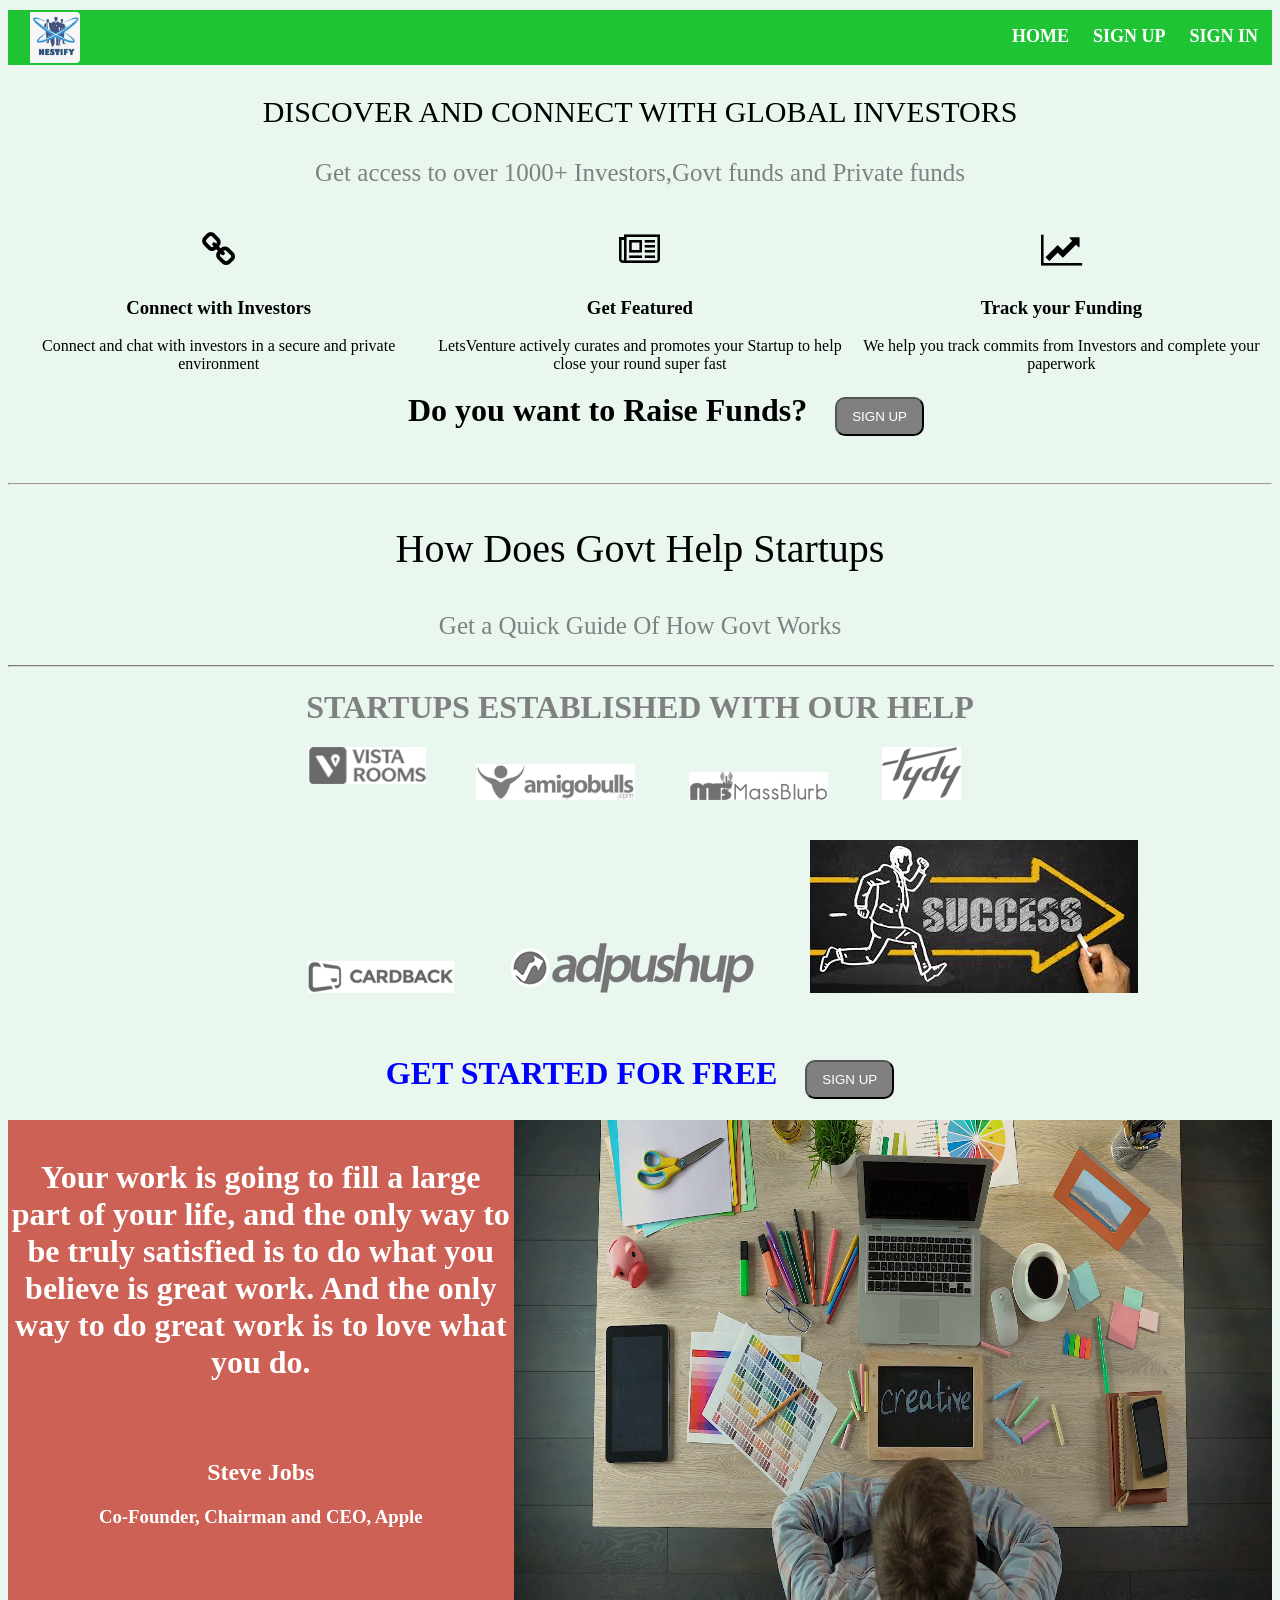
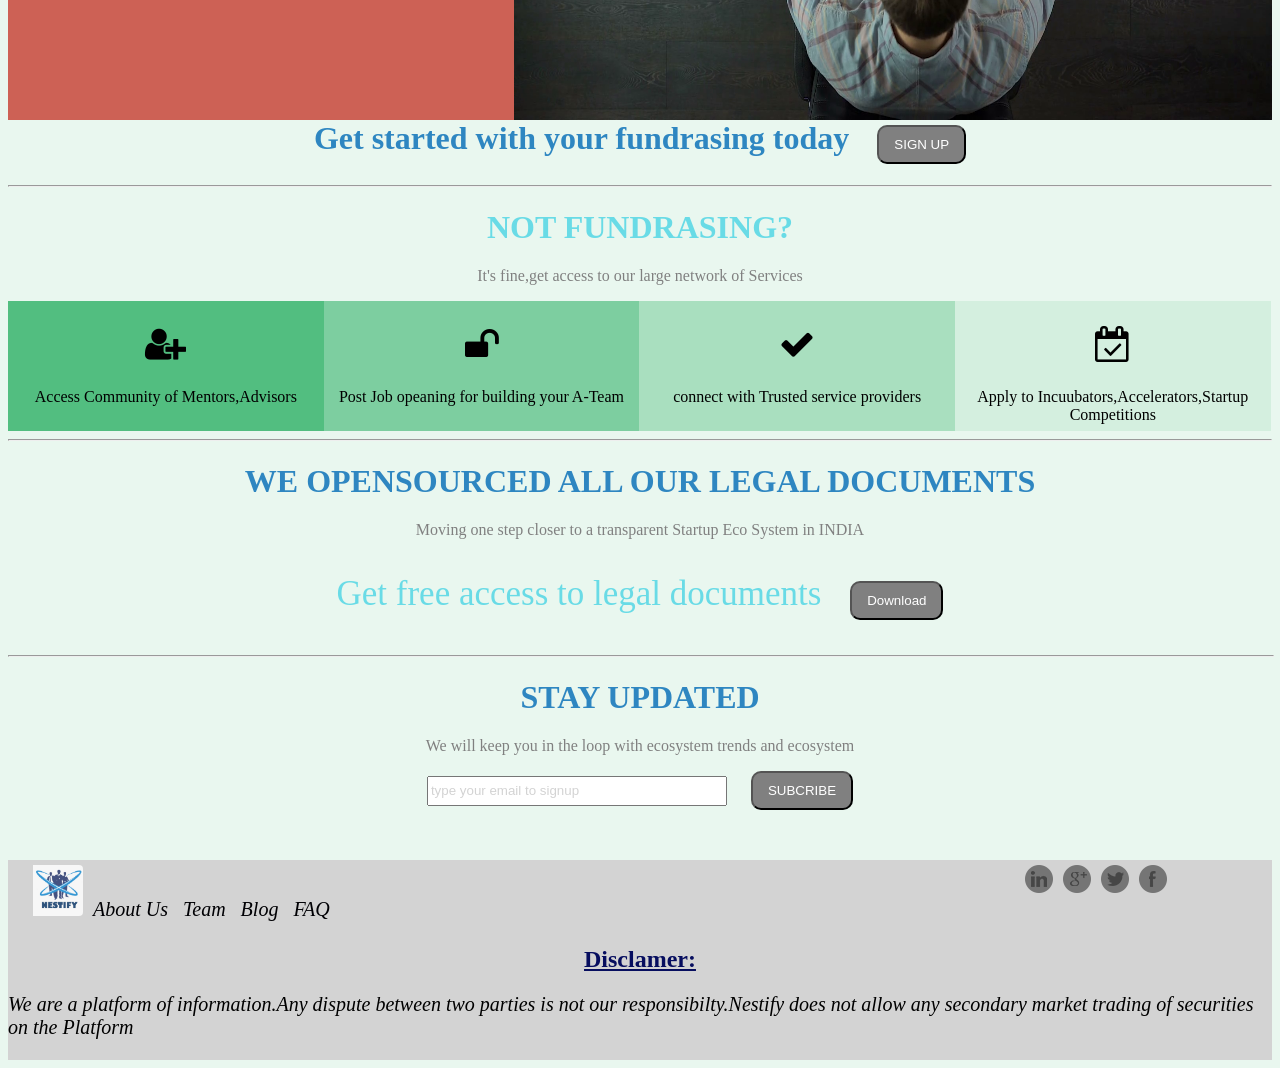
<file: startup.html>
<html lang="en">
<head>
<style>
.header{
	position: relative;
	margin-top: 10px;
	background-color: #1fc435;
 padding: 2px;
 overflow: hidden;
  color: white;
 font-size: 25px;
 font-weight: bold;
}
.header a {
  float: left;
  color: white;
  text-align: center;
  padding: 12px;
  text-decoration: none;
  font-size: 18px;
  line-height: 25px;
}

 footer a{
	text-align: center;
	text-decoration: none;
	padding: 5px;
	color: #000004;
}
footer h2
{
	color: #070e5f;
	text-decoration: underline;
	text-align:center;
}
footer p
{
	font-size:20px;
	font-style: oblique;
}
/* Style the logo link (notice that we set the same value of line-height and font-size to prevent the header to increase when the font gets bigger */
.header a.logo {
  font-size: 25px;
  font-weight: bold;
	width:50%;
}

/* Change the background color on mouse-over */
.header a:hover {
  background-color: #ddd;
  color: black;
}


/* Style the active/current link*/
.header a.active {
  background-color: dodgerblue;
  color: white;
}

/* Float the link section to the right */
.header-right {
  float: right;
}
.bottomleft {
    position: absolute;
    top: 0px;
    right: 0px;
    font-size: 18px;
    }
.button {
    background-color: grey; /* Green */
    color: white;
    height:35px;
    height: auto;
    padding: 10px 15px;
    text-align: center;
    display: inline-block;
    border-radius: 10px;
    transition-duration: 0.4s;
    margin-left: 20px;

}
.button:hover{
	background-color:lightblue;
	color:red;
}
.main .h1{
    text-align: center;
    font-family: italic;
    font-size: 30px;
}
.h2{
    text-align:center;
    font-family: italic;
    font-size: 25px;
    color:grey;
}
.p{
    text-align: center;
}
.h3  p{
    margin-left: 50%;
    font-size:40px;
    border-left: 2px solid red;
}
.float{
    box-sizing: border-box;
    margin-left: 200px;
    width: 13%;
    height: 100px;
    height: auto;
    color: grey;
    text-align: center;
}
.float1{
    box-sizing: border-box;
    margin-right:20%;
    width: 12%;
    height: 100px;
    height: auto;
    color: grey;
    text-align: center;
}
.float2{
    color:lightblue;
}
.h4{
    margin-left: 400px;
}
.left{
    margin-left: 300px;
    margin-top: 20px;
}
.fund{
    box-sizing: border-box;
    margin-left: 150px;
    width: 13%;
    height: 100px;
    height: auto;
    color: grey;
    text-align: center;
}
a{
    color: grey;
}
.mid{
	box-sizing: border-box;
	padding:10px;
}
.rowm{
	box-sizing: content-box;
  padding-top: 10px;
}
.columnm {
    float: left;
    width: 33.33%;
    height: 170px;
		text-align: center;/* Should be removed. Only for demonstration */
}
hr {
    display: block;
    margin-top: 0.5em;
    margin-bottom: 0.5em;
    margin-left: auto;
    margin-right: auto;
    border-style: inset;
    border-width: 1px;
		color: #a6a0a0;
}
.row1:after {
    content: "";
    display: table;
    clear: both;
}
.column1 {
	float: left;
	 width: 22.6%;
	 padding: 15px;
	 height: 100px;
	 text-align: center;
}
.column1 p{
	text-align: center;
}

.fa{
	font-size: 50px;
  padding:10px;
}
.header img {
   /* Gray border */
    border-radius: 4px;  /* Rounded border */
 padding-left:20px;/* Some padding */
    width: 50px; /* Set a small width */
}

/* Add a hover effect (blue shadow) */
.header img:hover {
    box-shadow: 0 0 2px 1px rgba(0, 140, 186, 0.5);
}
.header1 img {
   /* Gray border */
    border-radius: 4px;  /* Rounded border */
 padding-left:20px;/* Some padding */
    width: 50px; /* Set a small width */
}

/* Add a hover effect (blue shadow) */
.header1 img:hover {
    box-shadow: 0 0 2px 1px rgba(0, 140, 186, 0.5);
}
</style>
<title>Nestify</title>
<link rel="icon" href="logo.png">
</head>
<body bgcolor= #e9f7ef >
    <!--<p align="right" style="margin-top:20px;" >
	<input type="button" value="Sign In" class="button" style="">
    <input type="button" value="Sign Up" class="button">
    </p>-->
<link rel="stylesheet" href="https://cdnjs.cloudflare.com/ajax/libs/font-awesome/4.7.0/css/font-awesome.min.css">

<div class="mainbig"><!--to keep it contained-->
	<div class="header">
	 <i style="font-size:24px" ><img src="logo.png"></i>
		<!--<img src="2.jpg" width="100%" height="600px"  >-->
		<!--<div class="bottomleft">-->
		<div class="header-right">
			<a href="main.html">HOME</a>
			<a href="form.html">SIGN UP</a>
      <a href="login.html">SIGN IN</a>
		</div>
	</div>


	<div class="main">
       <p class="h1">DISCOVER AND CONNECT WITH GLOBAL INVESTORS</p>
        <p class="h2">Get access to over 1000+ Investors,Govt funds and Private funds</p>
    </div>

    <div class="rowm">
        <div class="columnm" style="float: left;">
					  <i class="fa fa-chain" style="font-size:36px"></i>
            <h3>Connect with Investors</h3>
            <p>
              Connect and chat with investors in a secure and private environment
            </p>
        </div>

        <div class="columnm" style="float: left;">
					  <i class="fa fa-newspaper-o" style="font-size:36px"></i>
            <h3>Get Featured</h3>
          <p>
               LetsVenture actively curates and promotes your Startup to help close
               your round super fast
          </p>
        </div>
        <div class="columnm" style="float: right;">
					<i class="fa fa-line-chart"style="font-size:36px"></i>
            <h3>Track your Funding</h3>
            <p>
               We help you track commits from Investors and complete your paperwork
            </p>
        </div>
    </div>


    <div class="rowm">
        <p><br><br>
				<h1 class="h4">Do you want to Raise Funds?
					<a href="form.html"><input type="button" value="SIGN UP" class="button"></a> </h1></p>
    </div>
    <br>
		<hr>
		<div clas="mid">
		    <p style="font-size: 40px; text-align: center;">How Does Govt Help Startups</p>
		    <p style="font-size: 25px; color:grey; text-align: center;">Get a Quick Guide Of How Govt Works</p>
				<p style="text-align: center;">
				<object data="https://www.youtube.com/embed/uvQRDU0gN9o?autoplay=1"
   width="560" height="315" ></object></p>
		</div>
		<hr color="lightgrey" style="width: 100%;">
		<h1 style="color: grey; text-align:center;">STARTUPS ESTABLISHED WITH OUR HELP</h1>
		<div>
		    <div class="left">
		        <img src="Spics/vistarooms.png" style="float: left;">
		        <img src="Spics/amigobulls.png" style="margin-left: 50px;">
		        <img src="Spics/massblurb.png" style="margin-left: 50px;">
		        <img src="Spics/tydy.png" style="margin-left: 50px">
		    </div>
		    <br><br>
		    <div>
		        <img src="Spics/carback.png" class="left">
		        <img src="Spics/adpushup.png" style="margin-left: 50px">
		        <img src="Spics/images.jpg" style="margin-left: 50px">
		    </div>
		    <br><br>
		    <h1 style="color:blue; text-align: center;">
		        GET STARTED FOR FREE
		        <a href="form.html"><input type="button" class="button" value="SIGN UP"></a>
		    </h1>
		</div>
		<div>
		    <div style="background-color: #cd6155;float: left; width: 40%;height:auto;height: 600px;">
					<br>
		        <h1 style="color:white;text-align:center;font:">
							Your work is going to fill a large
							part of your life, and the only way to be truly satisfied is to do what you believe is
							great work. And the only way to do great work is to love what you do.</h1>
							<br><br>
						<h2 style="color:white;text-align:center;">Steve Jobs</h2>
						<h3 style="color:white;text-align:center;"> Co-Founder, Chairman and CEO, Apple</h2>
		    </div>
		    <div>
		        <img src="Spics/1.png" style="float: right;width: 60%; height:auto;height: 600px;">
		    </div>
				<br><br>
		    <h1 style="color: #2e86c1;text-align: center;">
					<br>
					Get started with your fundrasing today
		        <a href="form.html"><input type="button" class="button" value="SIGN UP"></a>
		    </h1>
		    <hr>
		    <div>
		        <h1 style="text-align: center; color: #69dbe6;">NOT FUNDRASING?</h1>
		        <p style="color:grey;text-align: center;">It's fine,get access to our large network of Services</p>
		    </div>
				<div class="row1">
        <div class="column1" style="background-color: #52be80;">
              <i class="fa fa-user-plus" style="font-size:36px;text-align: center;"></i>
               <p>Access Community of Mentors,Advisors</p>
        </div>
        <div class="column1" style="background-color: #7dcea0;">
              <i class="fa fa-unlock" style="font-size:36px"></i>
             <p>Post Job opeaning for building your A-Team</p>
        </div>
       <div class="column1" style="background-color: #a9dfbf ;">
               <i class="fa fa-check" style="font-size:36px"></i>
              <p>connect with Trusted service providers</p>
        </div>
       <div class="column1" style="background-color: #d4efdf ;">
              <i class="fa fa-calendar-check-o" style="font-size:36px"></i>
                <p>Apply to Incuubators,Accelerators,Startup Competitions</p>
       </div>
     </div>
		    <hr>
		    <div style="color:grey">
		        <h1 style="text-align: center;color: #2e86c1 ;">WE OPENSOURCED ALL OUR LEGAL DOCUMENTS</h1>
		        <p style="text-align: center;">Moving one step closer to a transparent Startup Eco System in INDIA</p>
		    </div>
		    <div>
		        <p style="text-align: center;color:#69dbe6; font-size: 35px;">Get free access to legal documents
		            <input type="button" class="button" value="Download"></p>
		    </div>
		    <hr style="color:lightgrey; width:100%;">
		    <div>
		        <h1 style="text-align: center;color:  #2e86c1;">STAY UPDATED</h1>
		        <p style="text-align: center;color:grey;">We will keep you in the loop with ecosystem trends and ecosystem</p>
		        <p style="text-align: center;">
		            <input style="color:lightgrey; width: 300px;height: 30px;" type="text" value="type your email to signup ">
		            <input type="button" class="button" value="SUBCRIBE">
		        </p>
		    </div>
		  </div>
			<footer style="background-color:lightgrey; height: 200px;">
					<div class ="footer" style="text-align:left; margin-top: 20px;">
									<p style="margin-top: 50px;padding: 5px;">
										<i style="font-size:24px" class="header1"><img src="logo.png"></i>
										<a href="https://www.flipkart.com">About Us</a>
										<a href="https://www.amazon.in" >Team</a>
										<a href="https://youtube.com" >Blog</a>
										<a href="https://w3schools.com" >FAQ</a>

										<img src="Spics/fa.png" style="float: right;margin-right: 100px;">
										<img src="Spics/tw.png" style="float: right; margin-right: 10px;">
										<img src="Spics/go.png" style="float: right;margin-right: 10px;">
										<img src="Spics/in.png" style="margin-right: 10px; float: right;">
									</p>
						 </div>
					<h2>Disclamer:</h2>
					<p>We are a platform of information.Any dispute between two parties is not our responsibilty.Nestify does not allow any
					secondary market trading of securities on the Platform </p>
			</footer>
	 </div>
</body>
</html>
</file>
<file: css/style.css>
/* --------------------------------

Primary style

-------------------------------- */
*, *::after, *::before {
  -webkit-box-sizing: border-box;
  -moz-box-sizing: border-box;
  box-sizing: border-box;
}

*::after, *::before {
  content: '';
}

body {
  font-size: 100%;
  font-family: "Open Sans", sans-serif;
  color: #4e5359;
  background-color: #f3f3f5;
}
body::after {
  /* overlay layer visible on small devices when the right panel slides in */
  position: fixed;
  top: 0;
  left: 0;
  width: 100%;
  height: 100%;
  background-color: rgba(78, 83, 89, 0.8);
  visibility: hidden;
  opacity: 0;
  -webkit-transition: opacity .3s 0s, visibility 0s .3s;
  -moz-transition: opacity .3s 0s, visibility 0s .3s;
  transition: opacity .3s 0s, visibility 0s .3s;
}
body.cd-overlay::after {
  visibility: visible;
  opacity: 1;
  -webkit-transition: opacity .3s 0s, visibility 0s 0s;
  -moz-transition: opacity .3s 0s, visibility 0s 0s;
  transition: opacity .3s 0s, visibility 0s 0s;
}
@media only screen and (min-width: 768px) {
  body::after {
    display: none;
  }
}

a {
  color: #a9c056;
  text-decoration: none;
}

/* --------------------------------

Main components

-------------------------------- */
header {
  position: relative;
  height: 180px;
  line-height: 180px;
  text-align: center;
  background-color: #a9c056;
}
header h1 {
  color: #ffffff;
  -webkit-font-smoothing: antialiased;
  -moz-osx-font-smoothing: grayscale;
  font-size: 20px;
  font-size: 1.25rem;
}
@media only screen and (min-width: 1024px) {
  header {
    height: 240px;
    line-height: 240px;
  }
  header h1 {
    font-size: 36px;
    font-size: 2.25rem;
    font-weight: 300;
  }
}

.cd-faq {
  width: 90%;
  max-width: 1024px;
  margin: 2em auto;
  box-shadow: 0 1px 5px rgba(0, 0, 0, 0.1);
}
.cd-faq:after {
  content: "";
  display: table;
  clear: both;
}
@media only screen and (min-width: 768px) {
  .cd-faq {
    position: relative;
    margin: 4em auto;
    box-shadow: none;
  }
}

.cd-faq-categories a {
  position: relative;
  display: block;
  overflow: hidden;
  height: 50px;
  line-height: 50px;
  padding: 0 28px 0 16px;
  background-color: #4e5359;
  -webkit-font-smoothing: antialiased;
  -moz-osx-font-smoothing: grayscale;
  color: #ffffff;
  white-space: nowrap;
  border-bottom: 1px solid #555b61;
  text-overflow: ellipsis;
}
.cd-faq-categories a::before, .cd-faq-categories a::after {
  /* plus icon on the right */
  position: absolute;
  top: 50%;
  right: 16px;
  display: inline-block;
  height: 1px;
  width: 10px;
  background-color: #7f868e;
}
.cd-faq-categories a::after {
  -webkit-transform: rotate(90deg);
  -moz-transform: rotate(90deg);
  -ms-transform: rotate(90deg);
  -o-transform: rotate(90deg);
  transform: rotate(90deg);
}
.cd-faq-categories li:last-child a {
  border-bottom: none;
}
@media only screen and (min-width: 768px) {
  .cd-faq-categories {
    width: 20%;
    float: left;
    box-shadow: 0 1px 2px rgba(0, 0, 0, 0.08);
  }
  .cd-faq-categories a {
    font-size: 13px;
    font-size: 0.8125rem;
    font-weight: 600;
    padding-left: 24px;
    padding: 0 24px;
    -webkit-transition: background 0.2s, padding 0.2s;
    -moz-transition: background 0.2s, padding 0.2s;
    transition: background 0.2s, padding 0.2s;
  }
  .cd-faq-categories a::before, .cd-faq-categories a::after {
    display: none;
  }
  .no-touch .cd-faq-categories a:hover {
    background: #555b61;
  }
  .no-js .cd-faq-categories {
    width: 100%;
    margin-bottom: 2em;
  }
}
@media only screen and (min-width: 1024px) {
  .cd-faq-categories {
    position: absolute;
    top: 0;
    left: 0;
    width: 200px;
    z-index: 2;
  }
  .cd-faq-categories a::before {
    /* decorative rectangle on the left visible for the selected item */
    display: block;
    top: 0;
    right: auto;
    left: 0;
    height: 100%;
    width: 3px;
    background-color: #a9c056;
    opacity: 0;
    -webkit-transition: opacity 0.2s;
    -moz-transition: opacity 0.2s;
    transition: opacity 0.2s;
  }
  .cd-faq-categories .selected {
    background: #42464b !important;
  }
  .cd-faq-categories .selected::before {
    opacity: 1;
  }
  .cd-faq-categories.is-fixed {
    /* top and left value assigned in jQuery */
    position: fixed;
  }
  .no-js .cd-faq-categories {
    position: relative;
  }
}

.cd-faq-items {
  position: fixed;
  height: 100%;
  width: 90%;
  top: 0;
  right: 0;
  background: #ffffff;
  padding: 0 5% 1em;
  overflow: auto;
  -webkit-overflow-scrolling: touch;
  z-index: 1;
  -webkit-backface-visibility: hidden;
  backface-visibility: hidden;
  -webkit-transform: translateZ(0) translateX(100%);
  -moz-transform: translateZ(0) translateX(100%);
  -ms-transform: translateZ(0) translateX(100%);
  -o-transform: translateZ(0) translateX(100%);
  transform: translateZ(0) translateX(100%);
  -webkit-transition: -webkit-transform .3s;
  -moz-transition: -moz-transform .3s;
  transition: transform .3s;
}
.cd-faq-items.slide-in {
  -webkit-transform: translateZ(0) translateX(0%);
  -moz-transform: translateZ(0) translateX(0%);
  -ms-transform: translateZ(0) translateX(0%);
  -o-transform: translateZ(0) translateX(0%);
  transform: translateZ(0) translateX(0%);
}
.no-js .cd-faq-items {
  position: static;
  height: auto;
  width: 100%;
  -webkit-transform: translateX(0);
  -moz-transform: translateX(0);
  -ms-transform: translateX(0);
  -o-transform: translateX(0);
  transform: translateX(0);
}
@media only screen and (min-width: 768px) {
  .cd-faq-items {
    position: static;
    height: auto;
    width: 78%;
    float: right;
    overflow: visible;
    -webkit-transform: translateZ(0) translateX(0);
    -moz-transform: translateZ(0) translateX(0);
    -ms-transform: translateZ(0) translateX(0);
    -o-transform: translateZ(0) translateX(0);
    transform: translateZ(0) translateX(0);
    padding: 0;
    background: transparent;
  }
}
@media only screen and (min-width: 1024px) {
  .cd-faq-items {
    float: none;
    width: 100%;
    padding-left: 220px;
  }
  .no-js .cd-faq-items {
    padding-left: 0;
  }
}

.cd-close-panel {
  position: fixed;
  top: 5px;
  right: -100%;
  display: block;
  height: 40px;
  width: 40px;
  overflow: hidden;
  text-indent: 100%;
  white-space: nowrap;
  z-index: 2;
  /* Force Hardware Acceleration in WebKit */
  -webkit-transform: translateZ(0);
  -moz-transform: translateZ(0);
  -ms-transform: translateZ(0);
  -o-transform: translateZ(0);
  transform: translateZ(0);
  -webkit-backface-visibility: hidden;
  backface-visibility: hidden;
  -webkit-transition: right 0.4s;
  -moz-transition: right 0.4s;
  transition: right 0.4s;
}
.cd-close-panel::before, .cd-close-panel::after {
  /* close icon in CSS */
  position: absolute;
  top: 16px;
  left: 12px;
  display: inline-block;
  height: 3px;
  width: 18px;
  background: #6c7d8e;
}
.cd-close-panel::before {
  -webkit-transform: rotate(45deg);
  -moz-transform: rotate(45deg);
  -ms-transform: rotate(45deg);
  -o-transform: rotate(45deg);
  transform: rotate(45deg);
}
.cd-close-panel::after {
  -webkit-transform: rotate(-45deg);
  -moz-transform: rotate(-45deg);
  -ms-transform: rotate(-45deg);
  -o-transform: rotate(-45deg);
  transform: rotate(-45deg);
}
.cd-close-panel.move-left {
  right: 2%;
}
@media only screen and (min-width: 768px) {
  .cd-close-panel {
    display: none;
  }
}

.cd-faq-group {
  /* hide group not selected */
  display: none;
}
.cd-faq-group.selected {
  display: block;
}
.cd-faq-group .cd-faq-title {
  background: transparent;
  box-shadow: none;
  margin: 1em 0;
}
.no-touch .cd-faq-group .cd-faq-title:hover {
  box-shadow: none;
}
.cd-faq-group .cd-faq-title h2 {
  text-transform: uppercase;
  font-size: 12px;
  font-size: 0.75rem;
  font-weight: 700;
  color: #bbbbc7;
}
.no-js .cd-faq-group {
  display: block;
}
@media only screen and (min-width: 768px) {
  .cd-faq-group {
    /* all groups visible */
    display: block;
  }
  .cd-faq-group > li {
    background: #ffffff;
    margin-bottom: 6px;
    box-shadow: 0 1px 2px rgba(0, 0, 0, 0.08);
    -webkit-transition: box-shadow 0.2s;
    -moz-transition: box-shadow 0.2s;
    transition: box-shadow 0.2s;
  }
  .no-touch .cd-faq-group > li:hover {
    box-shadow: 0 1px 10px rgba(108, 125, 142, 0.3);
  }
  .cd-faq-group .cd-faq-title {
    margin: 2em 0 1em;
  }
  .cd-faq-group:first-child .cd-faq-title {
    margin-top: 0;
  }
}

.cd-faq-trigger {
  position: relative;
  display: block;
  margin: 1.6em 0 .4em;
  line-height: 1.2;
}
@media only screen and (min-width: 768px) {
  .cd-faq-trigger {
    font-size: 24px;
    font-size: 1.5rem;
    font-weight: 300;
    margin: 0;
    padding: 24px 72px 24px 24px;
  }
  .cd-faq-trigger::before, .cd-faq-trigger::after {
    /* arrow icon on the right */
    position: absolute;
    right: 24px;
    top: 50%;
    height: 2px;
    width: 13px;
    background: #cfdca0;
    -webkit-backface-visibility: hidden;
    backface-visibility: hidden;
    -webkit-transition-property: -webkit-transform;
    -moz-transition-property: -moz-transform;
    transition-property: transform;
    -webkit-transition-duration: 0.2s;
    -moz-transition-duration: 0.2s;
    transition-duration: 0.2s;
  }
  .cd-faq-trigger::before {
    -webkit-transform: rotate(45deg);
    -moz-transform: rotate(45deg);
    -ms-transform: rotate(45deg);
    -o-transform: rotate(45deg);
    transform: rotate(45deg);
    right: 32px;
  }
  .cd-faq-trigger::after {
    -webkit-transform: rotate(-45deg);
    -moz-transform: rotate(-45deg);
    -ms-transform: rotate(-45deg);
    -o-transform: rotate(-45deg);
    transform: rotate(-45deg);
  }
  .content-visible .cd-faq-trigger::before {
    -webkit-transform: rotate(-45deg);
    -moz-transform: rotate(-45deg);
    -ms-transform: rotate(-45deg);
    -o-transform: rotate(-45deg);
    transform: rotate(-45deg);
  }
  .content-visible .cd-faq-trigger::after {
    -webkit-transform: rotate(45deg);
    -moz-transform: rotate(45deg);
    -ms-transform: rotate(45deg);
    -o-transform: rotate(45deg);
    transform: rotate(45deg);
  }
}

.cd-faq-content p {
  font-size: 14px;
  font-size: 0.875rem;
  line-height: 1.4;
  color: #6c7d8e;
}
@media only screen and (min-width: 768px) {
  .cd-faq-content {
    display: none;
    padding: 0 24px 30px;
  }
  .cd-faq-content p {
    line-height: 1.6;
  }
  .no-js .cd-faq-content {
    display: block;
  }
}

.header img {
   /* Gray border */
    border-radius: 4px;  /* Rounded border */
 padding-left:20px;/* Some padding */
    width: 70px; /* Set a small width */
}

/* Add a hover effect (blue shadow) */
.header img:hover {
    box-shadow: 0 0 2px 1px rgba(0, 140, 186, 0.5);
}

.header{
	position: relative;
	margin-top: 10px;
	background-color: #1fc435;
 padding: 2px;
 overflow: hidden;
  color: white;
 font-size: 25px;
 font-weight: bold;
}
.header a {
  float: left;
  color: white;
  text-align: center;
  padding: 12px;
  text-decoration: none;
  font-size: 18px;
  line-height: 25px;
}
/* Style the logo link (notice that we set the same value of line-height and font-size to prevent the header to increase when the font gets bigger */
.header a.logo {
  font-size: 25px;
  font-weight: bold;
	width:50%;
}

/* Change the background color on mouse-over */
.header a:hover {
  background-color: #ddd;
  color: black;
}


/* Style the active/current link*/
.header a.active {
  background-color: dodgerblue;
  color: white;
}

/* Float the link section to the right */
.header-right {
  float: right;
}
</file>
<file: style.css>
* {
    box-sizing: border-box;
}
/* Style page content - use this if you want to push the page content to the right when you open the side navigation */
#main {
   transition: margin-left .5s;
   padding: 10px;
}/*ver imporatnt don't remove*/

.content11 {
    padding: 80px; /* some padding */
    text-align: center; /* center the text */
    background-image: url('pics/t1nest1.png');
    background-repeat: no-repeat;
    background-position: center;
    position: relative;
    background-size: cover;
   color:#000004;
   font-size: 25px;
   font-weight: bold;
}
/* Increase the font size of the <h1> element */
.content11 .transbox {
  font size:40px;
}

/* The side navigation menu */
.sidenav {
   height: 100%; /* 100% Full-height */
   width: 0; /* 0 width - change this with JavaScript */
   position: fixed; /* Stay in place */
   z-index: 1; /* Stay on top */
   top: 0; /* Stay at the top */
   left: 0;
   background-color: #111; /* Black*/
   overflow-x: hidden; /* Disable horizontal scroll */
   padding-top: 60px; /* Place content 60px from the top */
   transition: 0.5s; /* 0.5 second transition effect to slide in the sidenav */
}

/* The navigation menu links */
.sidenav a {
   padding: 8px 8px 8px 32px;
   text-decoration: none;
   font-size: 25px;
   color: #818181;
   display: block;
   transition: 0.3s;
}

/* When you mouse over the navigation links, change their color */
.sidenav a:hover {
   color: #f1f1f1;
}

/* Position and style the close button (top right corner) */
.sidenav .closebtn {
   position: absolute;
   top: 0;
   right: 25px;
   font-size: 36px;
   margin-left: 50px;
}

.avatar {
    position: relative;
    left:60px;
    width: 100px;
    height: 100px;
    border-radius: 50%;
}
/* On smaller screens, where height is less than 450px, change the style of the sidenav (less padding and a smaller font size) */
@media screen and (max-height: 450px) {
   .sidenav {padding-top: 15px;}
   .sidenav a {font-size: 18px;}
}


#navbar a:hover {
  background-color: #ddd;
  color: black;
}

#navbar a.active {
  background-color: #4CAF50;
  color: white;
}

/* Style the navbar */
#navbar {
 overflow: hidden;
 background-color: #333;
}

/* Navbar links */
#navbar a {
 float:left;
 font-size: 20px;
 display: block;
 color: #f2f2f2;
 text-align: center;
 padding: 10px;
 padding-left: 40px;
 text-decoration: none;
 margin-left: 10px;
}

#navbar .f{
  margin:5px 5px;
}


.column11 {
    float:left;
    width:40%;
    padding: 20px;
    height: 50%;
    text-align: center;
    border-radius:30px 70px 30px 70px;
    column-rule: 5px;
    background-image: url('pics/t1room.jpg');
    background-repeat: no-repeat;
    background-position: center;
    position: relative;
    background-size: cover;
    margin-left: 50px;
    background-color: #daf5de;
    color: #000004;
    font-weight: bold;
    font-size: 25px;

}

.column12 {
    float:right;
    width:40%;
    padding: 20px;
    height: 40%;
    text-align: center;
    column-rule: 5px;
    border-radius:30px 70px 30px 70px;
    background-image: url('pics/t1startup.png');
    background-repeat: no-repeat;
    background-position: center;
    position: relative;
    background-size: cover;
    margin-right: 50px;
    color: #000004;
    font-weight: bold;
    font-size: 25px;
}

/* Clear floats after the columns */
.row:after {
    content: "";
    display: table;
    clear: both;
}
.row{
  margin-left: 5px;
  padding-left: 5px;
  position:relative;

}

/* Responsive layout - makes the three columns stack on top of each other instead of next to each other */
@media screen and (max-width: 600px) {
    .column {
        width: 100%;
    }
}

.column12 a {
  border: none;
  outline: 0;
  display: inline-block;
  padding: 10px 25px;
  color: black;
  background-color: #ddd;
  text-align: center;
  cursor: pointer;
  text-decoration: none;
}

.column12 a:hover {
  background-color: #555;
  color: white;
}

.column11 a {
  border: none;
  outline: 0;
  display: inline-block;
  padding: 10px 25px;
  color: black;
  background-color: #ddd;
  text-align: center;
  cursor: pointer;
  text-decoration: none;
}

.column11 a:hover {
  background-color: #555;
  color: white;
}

/* The device with borders */
.smartphone {
  position:relative;
  width: 360px;
  height: 640px;
  margin: auto;
  border: 16px black solid;
  border-top-width: 60px;
  border-bottom-width: 60px;
  border-radius: 36px;
}

/* The horizontal line on the top of the device */
.smartphone:before {
  content: '';
  display: block;
  width: 60px;
  height: 5px;
  position: absolute;
  top: -30px;
  left: 50%;
  transform: translate(-50%, -50%);
  background: #333;
  border-radius: 10px;
}

/* The circle on the bottom of the device */
.smartphone:after {
  content: '';
  display: block;
  width: 35px;
  height: 35px;
  position: absolute;
  left: 50%;
  bottom: -65px;
  transform: translate(-50%, -50%);
  background: #333;
  border-radius: 50%;
}

/* The screen (or content) of the device */
.smartphone .content1 {
  width: 328px;
  height: 526px;
  background: white;
}

#box1{
  background-image: url('pics/t1info.png');
  background-repeat: no-repeat;
  background-position: center;
  position: relative;
  background-size: cover;
  padding: 50px;
  height:100%;
  width: 100%;
  border-radius: 20%;
}


/* Column container */
.row1{
    display: flex;
    flex-wrap: wrap;
}

/* Create two unequal columns that sits next to each other */
/* Sidebar/left column */
.side {
    flex: 30%; /* Set the width of the sidebar */
    background-color: #e2f8de; /* Grey background color */
    padding: 2px; /* Some padding */
    text-align: center;
    border-radius: 10%;
    height:30%;
}

/* Main column */
.main {
    flex: 70%; /* Set the width of the main content */
    background-color: white; /* White background color */
    padding: 20px; /* Some padding */
}

.footer {
    padding: 20px; /* Some padding */
    text-align: center; /* Center text*/
    background: #ddd; /* Grey background */
    width: 100%;
}

/* Style the header with a grey background and some padding */
.header {
  overflow: hidden;
  background-color: #1fc435;
  padding:  2px;
  color:white;
}

/* Style the header links */
.header a {
  float: left;
  color: white;
  text-align: center;
  padding: 12px;
  text-decoration: none;
  font-size: 18px;
  line-height: 25px;
}


/* Style the logo link (notice that we set the same value of line-height and font-size to prevent the header to increase when the font gets bigger */
.header a.logo {
  font-size: 25px;
  font-weight: bold;
}

/* Change the background color on mouse-over */
.header a:hover {
  background-color: #ddd;
  color: black;
}


/* Style the active/current link*/
.header a.active {
  background-color: dodgerblue;
  color: white;
}

/* Float the link section to the right */
.header-right {
  float: right;
}

/* Add media queries for responsiveness - when the screen is 500px wide or less, stack the links on top of each other */
@media screen and (max-width: 500px) {
  .header a {
    float: none;
    display: block;
    text-align: left;
  }
  .header-right {
    float: none;
  }
}

.header-right .fa {
    padding: 10px;
    font-size: 15px;
    width: 50px;
    text-align: center;
    text-decoration: none;
    margin:  5px 2px;
    border-radius: 50%;
}
.fa:hover {
    opacity: 0.7;
}

.fa-facebook {
  background: #3B5998;
  color: white;
}

.fa-twitter {
  background: #55ACEE;
  color: white;
}

.fa-google {
  background: #dd4b39;
  color: white;
}

.fa-linkedin {
  background: #007bb5;
  color: white;
}

.fa-reddit {
  background: #ff5700;
  color: white;
}

.side .fa{
  font-size: 100px;
  padding-top: 50px;
}

 #next{
  padding-bottom: 30px;
}

.headerM {
    background-color: #d2fdc9;
    padding: 30px;
    text-align: center;
    font-size: 35px;
}

/* Container for flexboxes */
.rowM {
    display: -webkit-flex;
    display: flex;
}

/* Create three equal columns that sits next to each other */
.columnM {
    -webkit-flex: 1;
    -ms-flex: 1;
    flex: 1;
    padding: 10px;
    height: 250px; /* Should be removed. Only for demonstration */
    text-align:center;

}

.rowM .fa{
  font-size: 50px;
  padding:10px;
}

.columnM button {
  border: none;
  outline: 0;
  display: inline-block;
  padding: 10px 25px;
  color: black;
  background-color: #ddd;
  text-align: center;
  cursor: pointer;
}

.columnM button:hover {
  background-color: #555;
  color: white;
}

.recfund{
  background-color: #f0faee;
  padding: 30px;
  text-align: center;
  font-size: 35px;
  height:300px;
}

.fundpar{
  background-color: #e9f3e7;
  padding: 30px;
  text-align: center;
  font-size: 35px;
  height:300px;
}

.content1{
	margin-left:none;
	float:left;
	width:20%;
	height:100%;
	background:white;
	border:1px solid black;
	font-weight:bold;
	position:absolute;
}
.main1 .submain11{
	padding:8px;
	margin-top:6%;
	margin-left:8%;
	background:rgb(241,238,182);
	text-align:center;
	width:85%;
	height:30%;
	text-decoration:bold;
}
.content1 .submain12{
	margin-top:6%;
	margin-left:6%;
	background:rgb(241,238,182);
	width:87%;
	height:90%;
}
font{
	text-align:center;
}
.main2{
	font-size:20px;
	float:right;
	width:79%;
	height:100%;
	position:relative;
	background:rgb(249,249,249);
	display:box;
	}
.main2 .submain21{
	margin-left:5%;
	margin-top:5%;
	padding:1%;
	height:50%;
	width:40%;
	border-radius:30px 70px 30px 70px;
    text-align: center;
    column-rule: 5px;
    background-image: url('pics/startup.jpg');
    background-repeat: no-repeat;
    background-position: center;
    position: relative;
    background-size: cover;
	float:left;
}
 img {
    border: 1px solid #ddd; /* Gray border */
    border-radius: 4px;  /* Rounded border */
 /* Some padding */
    width: 50px; /* Set a small width */
}

/* Add a hover effect (blue shadow) */
 img:hover {
    box-shadow: 0 0 2px 1px rgba(0, 140, 186, 0.5);
}
footer a{
 text-align: center;
 text-decoration: none;
 padding: 5px;
 color: #000004;
}
footer h2
{
 color: #070e5f;
 text-decoration: underline;
 text-align:center;
}
footer p
{
 font-size:20px;
 font-style: oblique;
}
.columnM a {
  border: none;
  outline: 0;
  display: inline-block;
  padding: 10px 25px;
  color: black;
  background-color:  #ddd ;
  text-align: center;
  cursor: pointer;
  text-decoration: none;
	font-weight: bold;
}

.columnM a:hover {
  background-color: #555;
  color: white;
}
</file>
<file: servicestyle.css>
.logo{
	float:left;
}
.description{
	height:100%;
  background-position: center;
  position: relative;
  background-size: cover;
	float:right;
}
.button{
 width:30%;
 height:10%;
}
.button hover{
 cursor:pointer;
 background-color:green;
}

.header{
	position: relative;
	margin-top: 10px;
	background-color: #1fc435;
 padding: 2px;
 overflow: hidden;
  color: white;
 font-size: 25px;
 font-weight: bold;
}
.header a {
  float: left;
  color: white;
  text-align: center;
  padding: 12px;
  text-decoration: none;
  font-size: 18px;
  line-height: 25px;
}

/* Change the background color on mouse-over */
.header a:hover {
  background-color: #ddd;
  color: black;
}


/* Style the active/current link*/
.header a.active {
  background-color: dodgerblue;
  color: white;
}

/* Float the link section to the right */
.header-right {
  float: right;
}

.header img {
   /* Gray border */
    border-radius: 4px;  /* Rounded border */
 padding-left:20px;/* Some padding */
    width: 50px; /* Set a small width */
}

/* Add a hover effect (blue shadow) */
.header img:hover {
    box-shadow: 0 0 2px 1px rgba(0, 140, 186, 0.5);
}

table {
    font-family: arial, sans-serif;
    border-collapse: collapse;
    width: 100%;
}

td, th {
    border: 1px solid #dddddd;
    text-align:center;
		width:50%;
		border-radius: 50%;
}

tr:nth-child(even) {
    background-color: #dddddd;
}
</file>
